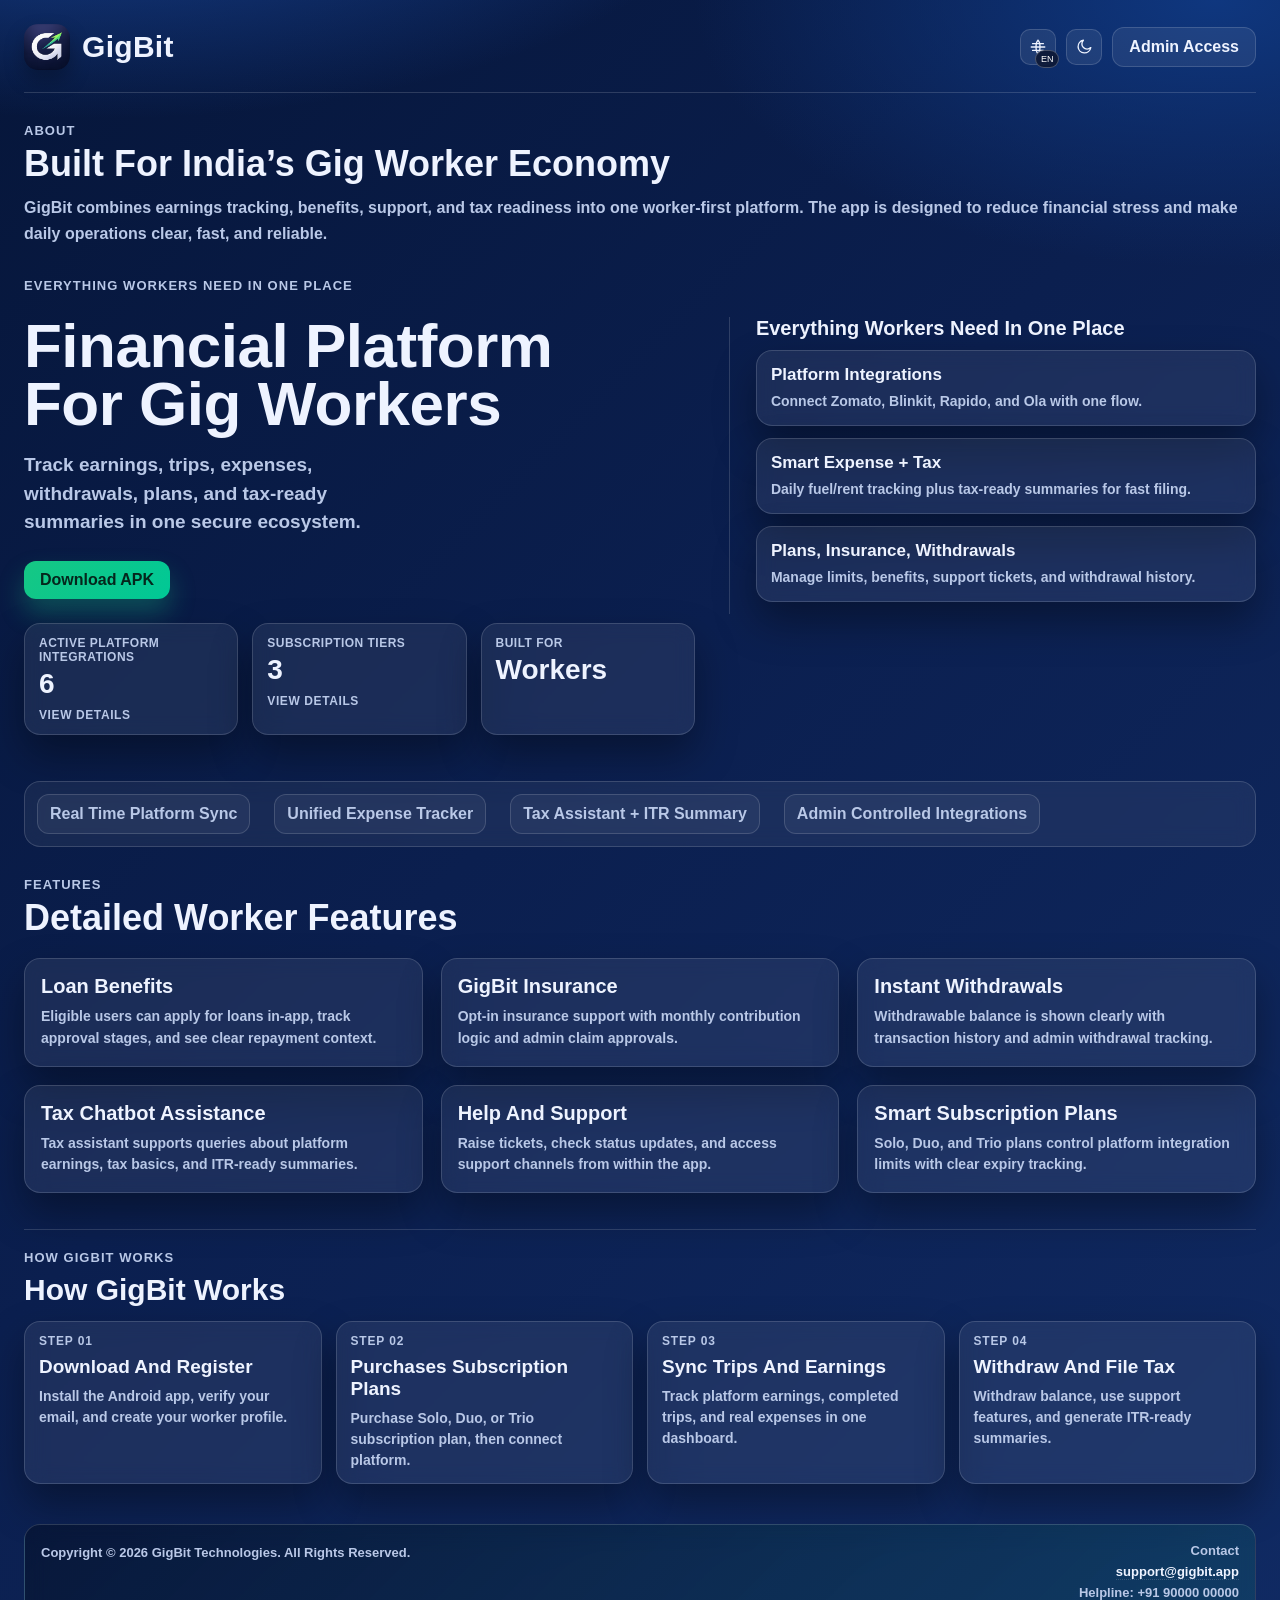
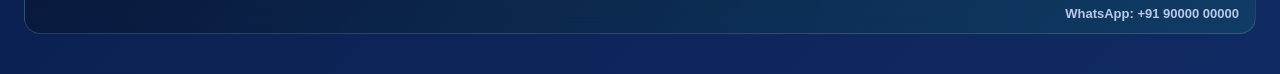
<file: web/frontend/index.html>
<!doctype html><html><head><meta charset='utf-8'><meta http-equiv='refresh' content='0; url=landing.html'><title>GigBit</title></head><body style='font-family:Inter,Arial,sans-serif'>Redirecting to <a href='landing.html'>landing.html</a>...</body></html>
</file>
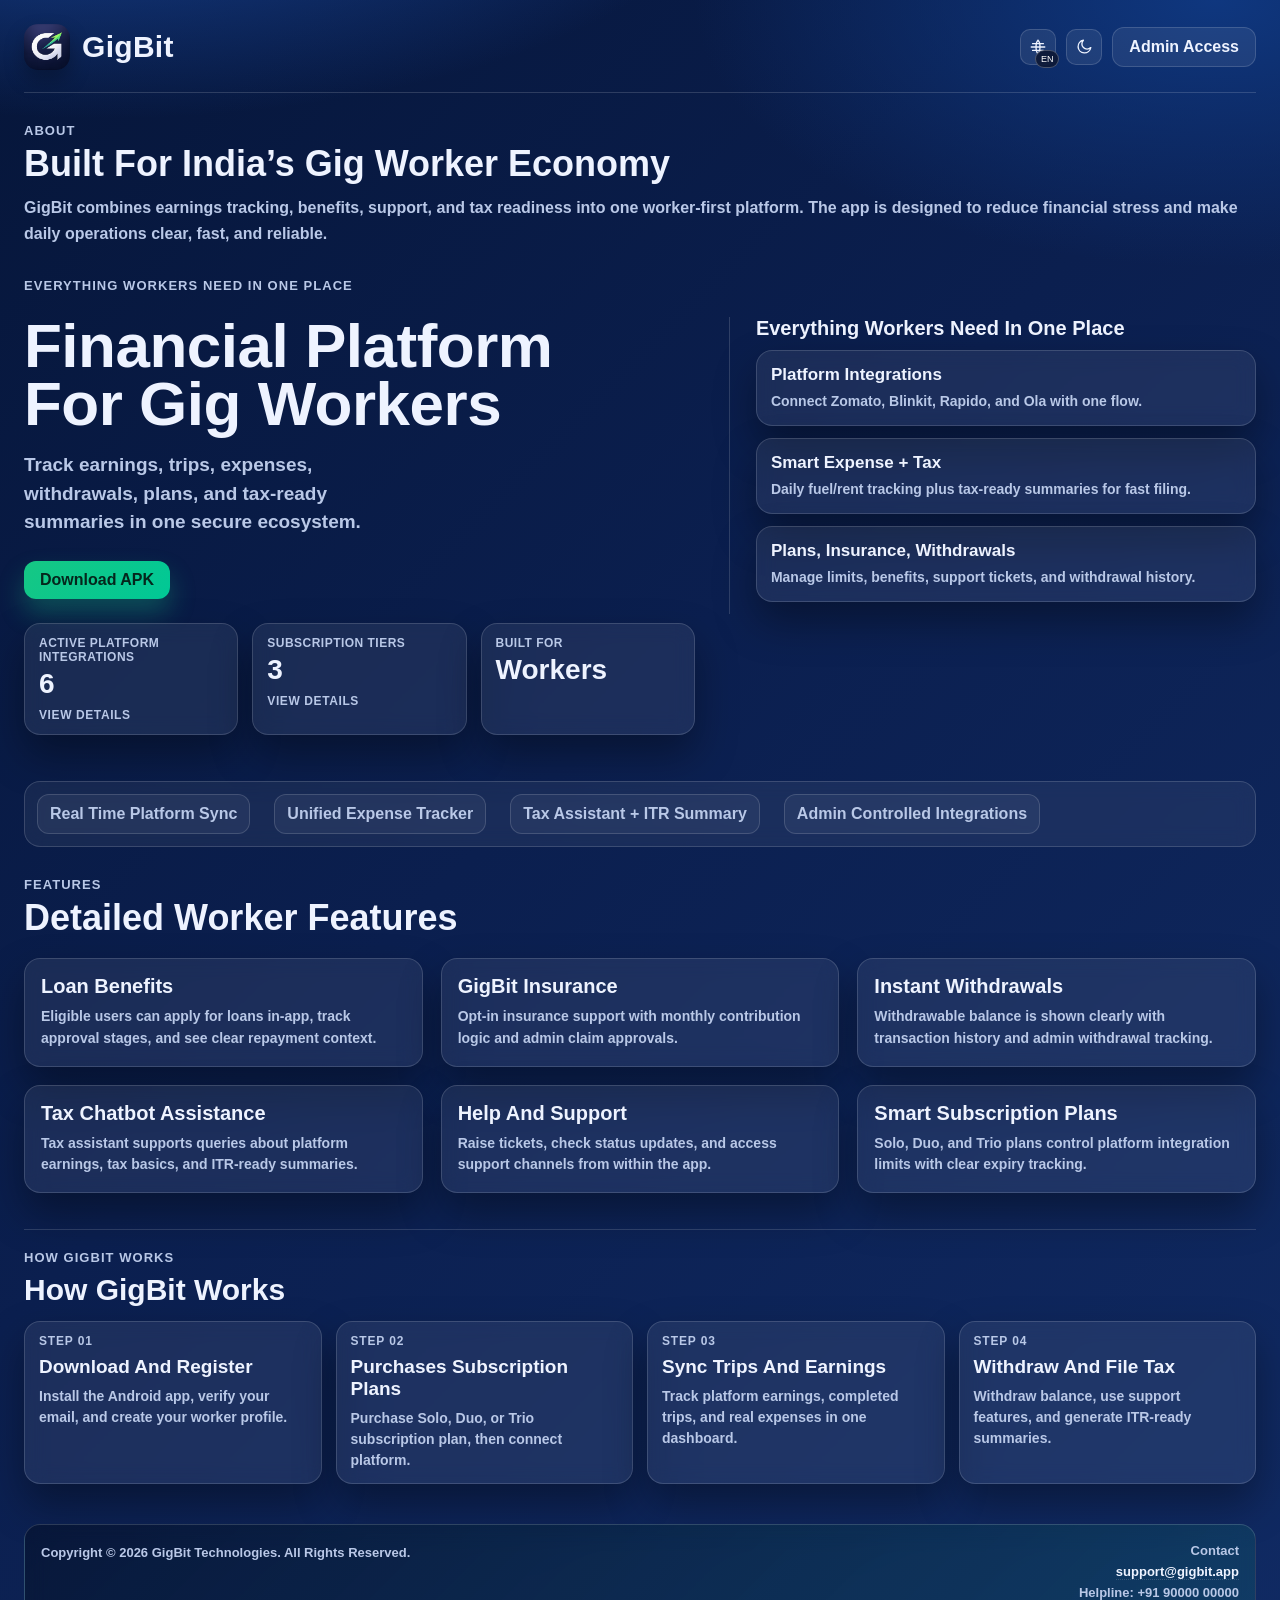
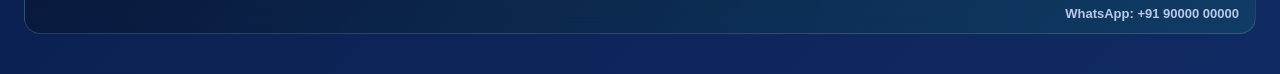
<file: web/frontend/admin.html>
<!doctype html>
<html lang="en">
<head>
  <meta charset="UTF-8" />
  <meta name="viewport" content="width=device-width, initial-scale=1.0" />
  <meta name="gigbit-api-base" content="https://gigbit-api-production.up.railway.app" />
  <title>GigBit Admin Portal</title>
  <script>
    (function () {
      try {
        const token = (localStorage.getItem("gigbit_admin_token") || "").trim();
        const gateTs = Number(localStorage.getItem("gigbit_admin_gate_ts") || "0");
        const gateFresh = Number.isFinite(gateTs) && (Date.now() - gateTs) < 60 * 1000;
        if (token) {
          document.documentElement.classList.add("has-admin-token");
          return;
        }
        if (!gateFresh) {
          window.location.replace("landing.html");
        }
      } catch (_) {}
    })();
  </script>
  <style>
    :root {
      --bg: #061536; --bg2: #0a1f44; --card: #112a57; --text: #eaf1ff; --muted: #b9c9e6;
      --border: rgba(255,255,255,.14); --accent: #16c784; --danger: #ef4444; --warn: #f59e0b;
      --shadow: 0 14px 34px rgba(0,0,0,.28);
      --ui-anim-duration: 260ms; --ui-anim-ease: cubic-bezier(.22,.61,.36,1);
    }
    body.light {
      --bg: #f8fafc; --bg2: #e7eefb; --card: #ffffff; --text: #0f172a; --muted: #475569;
      --border: rgba(30,58,138,.16); --accent: #16c784; --danger: #dc2626; --warn: #d97706;
      --shadow: 0 10px 24px rgba(15,23,42,.10);
    }
    * { box-sizing: border-box; }
    body {
      margin: 0;
      font-family: Inter, Segoe UI, Arial, sans-serif;
      color: var(--text);
      background: linear-gradient(135deg, var(--bg), var(--bg2));
      min-height: 100vh;
      overflow-x: hidden;
    }
    .wrap { width: min(1680px, 96vw); margin: 0 auto; padding: 16px 14px 32px; }
    .top {
      display:flex;
      justify-content:space-between;
      align-items:center;
      gap:10px;
      margin-bottom:14px;
      padding: 4px 2px 12px;
      border-bottom: 1px solid var(--border);
    }
    .brand {
      display: inline-flex;
      align-items: center;
      gap: 10px;
      font-size: 28px;
      font-weight: 900;
      letter-spacing: .2px;
    }
    .brand img {
      width: 42px;
      height: 42px;
      border-radius: 10px;
      box-shadow: 0 8px 16px rgba(0, 0, 0, .20);
    }
    .right { display:flex; gap:8px; align-items:center; flex-wrap: wrap; justify-content: flex-end; }
    .toggle-shell {
      display: inline-flex; align-items: center; gap: 8px;
      border: 1px solid var(--border);
      background: rgba(255,255,255,.06);
      border-radius: 999px;
      padding: 5px 7px 5px 5px;
      backdrop-filter: blur(8px);
    }
    .toggle-label {
      font-size: 10px;
      font-weight: 800;
      color: var(--muted);
      text-transform: uppercase;
      padding-left: 4px;
      letter-spacing: .05em;
    }
    .toggle-btn {
      border: 0;
      border-radius: 999px;
      cursor: pointer;
      padding: 6px 11px;
      font-weight: 800;
      color: var(--text);
      background: transparent;
    }
    .toggle-btn.active {
      background: linear-gradient(135deg, #16c784, #00c896);
      color: #07251c;
      box-shadow: 0 8px 18px rgba(22, 199, 132, .34);
    }
    .menu-wrap {
      position: relative;
      display: inline-flex;
    }
    .icon-menu-btn {
      width: 36px;
      height: 36px;
      border-radius: 10px;
      border: 1px solid var(--border);
      background: rgba(255,255,255,.08);
      color: var(--text);
      display: inline-flex;
      align-items: center;
      justify-content: center;
      cursor: pointer;
      position: relative;
    }
    .action-icon-btn {
      width: 36px;
      height: 36px;
      border-radius: 10px;
      border: 1px solid var(--border);
      background: rgba(255,255,255,.08);
      color: var(--text);
      display: inline-flex;
      align-items: center;
      justify-content: center;
      cursor: pointer;
      font-size: 0;
      position: relative;
      line-height: 1;
    }
    .action-icon-btn svg {
      width: 18px;
      height: 18px;
      pointer-events: none;
    }
    #langBtn::after {
      content: attr(data-lang);
      position: absolute;
      right: -4px;
      bottom: -4px;
      min-width: 16px;
      height: 16px;
      border-radius: 999px;
      border: 1px solid rgba(255,255,255,.25);
      background: rgba(14, 26, 56, .94);
      color: #fff;
      font-size: 9px;
      display: inline-flex;
      align-items: center;
      justify-content: center;
      padding: 0 3px;
      letter-spacing: .02em;
    }
    body.light #langBtn::after {
      background: #0f172a;
      color: #fff;
      border-color: rgba(15,23,42,.25);
    }
    [data-tip] { position: relative; }
    [data-tip]::after {
      content: attr(data-tip);
      position: absolute;
      left: 50%;
      top: calc(100% + 8px);
      transform: translate(-50%, -6px);
      opacity: 0;
      pointer-events: none;
      border: 1px solid var(--border);
      border-radius: 8px;
      background: var(--card);
      color: var(--text);
      font-size: 11px;
      font-weight: 800;
      padding: 4px 7px;
      line-height: 1.2;
      white-space: nowrap;
      box-shadow: var(--shadow);
      transition: opacity .14s ease, transform .14s ease;
      z-index: 110;
    }
    [data-tip]::before {
      content: "";
      position: absolute;
      left: 50%;
      top: calc(100% + 3px);
      width: 7px;
      height: 7px;
      transform: translateX(-50%) rotate(45deg);
      border-left: 1px solid var(--border);
      border-top: 1px solid var(--border);
      background: var(--card);
      opacity: 0;
      pointer-events: none;
      transition: opacity .14s ease;
      z-index: 109;
    }
    [data-tip]:hover::after,
    [data-tip]:focus-visible::after,
    [data-tip]:hover::before,
    [data-tip]:focus-visible::before {
      opacity: 1;
      transform: translate(-50%, 0);
    }
    .menu-badge {
      position: absolute;
      top: -5px;
      right: -5px;
      min-width: 16px;
      height: 16px;
      border-radius: 999px;
      background: #ef4444;
      color: #fff;
      font-size: 10px;
      font-weight: 800;
      display: inline-flex;
      align-items: center;
      justify-content: center;
      padding: 0 4px;
      border: 1px solid rgba(255,255,255,.25);
    }
    .menu-dropdown {
      position: absolute;
      top: calc(100% + 6px);
      right: 0;
      width: min(280px, 78vw);
      background: var(--card);
      border: 1px solid var(--border);
      border-radius: 12px;
      box-shadow: var(--shadow);
      padding: 8px;
      opacity: 0;
      visibility: hidden;
      pointer-events: none;
      transform: translateY(-6px) scale(.98);
      transform-origin: top right;
      transition: opacity var(--ui-anim-duration) var(--ui-anim-ease), transform var(--ui-anim-duration) var(--ui-anim-ease), visibility 0s linear var(--ui-anim-duration);
      z-index: 80;
      max-height: min(78vh, 520px);
      overflow: hidden;
    }
    .menu-dropdown.open {
      opacity: 1;
      visibility: visible;
      pointer-events: auto;
      transform: translateY(0) scale(1);
      transition: opacity var(--ui-anim-duration) var(--ui-anim-ease), transform var(--ui-anim-duration) var(--ui-anim-ease), visibility 0s linear 0s;
    }
    .menu-title {
      font-size: 12px;
      font-weight: 900;
      color: var(--muted);
      margin-bottom: 6px;
      padding: 2px 4px 4px;
      border-bottom: 1px solid var(--border);
    }
    .menu-list { display: grid; gap: 5px; }
    #notifMenu .menu-list {
      max-height: min(64vh, 430px);
      overflow-y: auto;
      padding-right: 2px;
    }
    .notif-filters {
      display: grid;
      grid-template-columns: repeat(3, minmax(0, 1fr));
      gap: 6px;
      margin-bottom: 6px;
    }
    .notif-filters select {
      width: 100%;
      min-width: 0;
      font-size: 11px;
      font-weight: 800;
      padding: 5px 7px;
      border-radius: 8px;
      border: 1px solid var(--border);
      color: var(--text);
      background: rgba(255,255,255,.06);
      outline: none;
      appearance: none;
      -webkit-appearance: none;
      -moz-appearance: none;
    }
    .notif-filters select:focus {
      border-color: var(--accent);
      box-shadow: 0 0 0 2px rgba(22,199,132,.18);
    }
    .notif-filters select option {
      background: var(--card);
      color: var(--text);
    }
    .menu-item {
      border: 1px solid var(--border);
      border-radius: 9px;
      padding: 6px 8px;
      background: rgba(255,255,255,.04);
      font-size: 12px;
      font-weight: 700;
      color: var(--text);
    }
    .menu-item.empty {
      color: var(--muted);
      text-align: center;
    }
    .profile-meta {
      font-size: 12px;
      font-weight: 800;
      color: var(--muted);
      margin: 2px 2px 8px;
      padding-bottom: 6px;
      border-bottom: 1px solid var(--border);
    }
    .btn, input, select, textarea {
      border: 1px solid var(--border);
      border-radius: 10px;
      color: var(--text);
      background: rgba(255,255,255,.06);
      padding: 8px 10px;
      font: inherit;
    }
    .btn {
      cursor:pointer;
      font-weight: 800;
      text-decoration:none;
      display:inline-flex;
      align-items:center;
      gap:6px;
    }
    .btn.primary { background: linear-gradient(135deg, #16c784, #00c896); color: #06251b; border: 0; }
    .btn.danger { background: rgba(239,68,68,.15); border-color: rgba(239,68,68,.45); color: #ffc9c9; }
    .btn.warn { background: rgba(245,158,11,.15); border-color: rgba(245,158,11,.45); color: #ffe9bf; }
    .btn.small { padding: 6px 8px; border-radius: 9px; font-size: 12px; }
    .password-row {
      display: grid;
      grid-template-columns: 1fr auto;
      gap: 6px;
      align-items: center;
      width: 100%;
    }
    .icon-btn {
      width: 36px;
      height: 36px;
      display: inline-flex;
      align-items: center;
      justify-content: center;
      font-size: 16px;
      border: 1px solid var(--border);
      border-radius: 10px;
      background: rgba(255,255,255,.06);
      color: var(--text);
      cursor: pointer;
    }
    .panel {
      background: var(--card);
      border: 1px solid var(--border);
      border-radius: 14px;
      box-shadow: var(--shadow);
      padding: 12px;
    }
    .lead {
      margin: 0 0 10px;
      font-size: 14px;
      color: var(--muted);
      font-weight: 600;
      line-height: 1.45;
    }
    .grid { display:grid; gap: 10px; }
    .g2 { grid-template-columns: repeat(2, minmax(0,1fr)); }
    .g3 { grid-template-columns: repeat(3, minmax(0,1fr)); }
    .muted { color: var(--muted); font-weight: 600; }
    .section-title { margin:0 0 8px; font-size: 19px; font-weight: 900; }
    .platform-meta-layout {
      display: grid;
      grid-template-columns: repeat(3, minmax(0, 1fr));
      gap: 10px;
      align-items: stretch;
    }
    .pool-card {
      min-height: 146px;
      display: grid;
      grid-template-rows: 1fr 1fr;
      gap: 8px;
    }
    .pool-split {
      border: 1px solid var(--border);
      border-radius: 12px;
      background: rgba(255,255,255,.04);
      padding: 10px;
      display: flex;
      flex-direction: column;
      justify-content: center;
    }
    .pool-label {
      font-size: 12px;
      font-weight: 800;
      color: var(--muted);
      text-transform: uppercase;
      letter-spacing: .05em;
    }
    .pool-value {
      margin-top: 4px;
      font-size: 22px;
      font-weight: 900;
      line-height: 1.1;
      color: var(--accent);
    }
    .deletion-list {
      display: grid;
      gap: 6px;
      max-height: 172px;
      overflow: auto;
    }
    .deletion-item {
      border: 1px solid var(--border);
      border-radius: 10px;
      padding: 7px 9px;
      background: rgba(255,255,255,.04);
    }
    .deletion-meta {
      font-size: 11px;
      color: var(--muted);
      margin-top: 3px;
      line-height: 1.3;
    }
    .row { display:flex; gap:6px; align-items:center; flex-wrap: wrap; }
    .hidden { display:none !important; }
    .list { display:flex; flex-direction:column; gap: 6px; }
    .item { border:1px solid var(--border); border-radius: 10px; padding: 8px; background: rgba(255,255,255,.04); }
    .approval-list { display: grid; gap: 6px; overflow-x: hidden; }
    .approval-head,
    .approval-row {
      display: grid;
      grid-template-columns: minmax(0, 1fr) minmax(0, 1.28fr) minmax(0, .76fr) minmax(0, .82fr) minmax(36px, .38fr) minmax(0, 1fr);
      gap: 8px;
      align-items: center;
      min-width: 0;
    }
    .approval-list-insurance .approval-head,
    .approval-list-insurance .approval-row {
      grid-template-columns: minmax(0, 1fr) minmax(0, 1.28fr) minmax(0, .6fr) minmax(0, .95fr) minmax(36px, .38fr) minmax(0, 1fr);
      min-width: 0;
    }
    .approval-head {
      padding: 6px 8px;
      border: 1px solid var(--border);
      border-radius: 9px;
      background: rgba(255,255,255,.03);
      color: var(--muted);
      font-size: 11px;
      font-weight: 900;
      text-transform: uppercase;
      letter-spacing: .03em;
    }
    .approval-row {
      border: 1px solid var(--border);
      border-radius: 10px;
      padding: 8px;
      background: rgba(255,255,255,.04);
      font-size: 12px;
      font-weight: 700;
    }
    .approval-head > div, .approval-row > div { min-width: 0; }
    .approval-actions { display: flex; gap: 6px; flex-wrap: wrap; justify-content: flex-start; }
    .approval-doc { display: flex; justify-content: center; }
    .approval-head .doc-col { text-align: center; }
    .doc-icon-btn {
      width: 28px;
      height: 28px;
      border-radius: 8px;
      border: 1px solid rgba(34,197,94,.58);
      background: rgba(34,197,94,.22);
      color: #d9ffe9;
      display: inline-flex;
      align-items: center;
      justify-content: center;
      cursor: pointer;
      transition: transform .16s ease, background .16s ease, border-color .16s ease;
    }
    .doc-icon-btn:hover {
      transform: translateY(-1px);
      background: rgba(34,197,94,.16);
      border-color: rgba(34,197,94,.45);
    }
    .doc-icon-btn:disabled {
      opacity: .45;
      cursor: not-allowed;
      transform: none;
      background: rgba(255,255,255,.04);
      border-color: var(--border);
      color: var(--muted);
    }
    .approval-email { color: var(--muted); font-weight: 600; overflow-wrap: anywhere; }
    .pill { border-radius:999px; padding:3px 8px; font-size:11px; font-weight:800; border: 1px solid var(--border); }
    .pill.open { color: #9ad4ff; }
    .pill.progress { color: #ffd98a; }
    .pill.done { color: #92f1c9; }
    body.light .btn.danger {
      background: #fee2e2;
      border-color: #ef4444;
      color: #991b1b;
    }
    body.light .pill.done {
      color: #065f46;
      border-color: #10b981;
      background: #d1fae5;
    }
    body.light .pill.open {
      color: #991b1b;
      border-color: #ef4444;
      background: #fee2e2;
    }
    table { width: 100%; border-collapse: collapse; }
    th, td { border-bottom: 1px solid var(--border); padding: 7px; text-align: left; font-size: 13px; }
    th { color: var(--muted); font-weight: 900; font-size: 14px; }
    #withdrawTable td { font-weight: 800; }
    .platform-admin-layout {
      display:grid;
      grid-template-columns: 1fr;
      gap: 10px;
      margin-top: 10px;
      align-items: start;
    }
    .platform-grid {
      display: grid;
      grid-template-columns: repeat(4, minmax(0, 1fr));
      gap: 10px;
    }
    .platform-card {
      border:1px solid var(--border);
      border-radius: 12px;
      padding: 10px;
      background: linear-gradient(135deg, rgba(255,255,255,.06), rgba(255,255,255,.03));
    }
    .platform-head { display:flex; align-items:flex-start; justify-content:space-between; gap: 8px; }
    .platform-main { display:flex; align-items:center; gap: 10px; min-width: 0; }
    .logo-shell {
      width: 50px;
      height: 50px;
      border-radius: 14px;
      border: 1px solid var(--border);
      display: inline-flex;
      align-items: center;
      justify-content: center;
      overflow: hidden;
      background: none;
    }
    .logo {
      width: 100%;
      height: 100%;
      border-radius: 14px;
      object-fit: contain;
      display: block;
    }
    .logo-fallback {
      font-size: 17px;
      font-weight: 900;
      letter-spacing: .03em;
      color: rgba(255,255,255,.95);
    }
    body.light .logo-fallback { color: #0f172a; }
    .platform-name { font-size: 19px; font-weight: 900; margin: 0; line-height: 1.1; }
    .platform-slug { margin: 1px 0 4px; font-size: 12px; }
    .platform-actions {
      margin-top: 8px;
      display:flex;
      justify-content:space-between;
      align-items:center;
      gap: 6px;
    }
    .platform-state {
      display: inline-flex;
      align-items: center;
      gap: 8px;
    }
    .switch {
      position: relative;
      width: 42px;
      height: 24px;
      border-radius: 999px;
      border: 1px solid var(--border);
      background: rgba(239, 68, 68, .26);
      cursor: pointer;
      transition: background .2s ease;
      flex: 0 0 auto;
    }
    .switch.active {
      background: rgba(22, 199, 132, .35);
      box-shadow: 0 0 0 1px rgba(22,199,132,.18) inset;
    }
    body.light .switch {
      border-color: #ef4444;
      background: #fee2e2;
    }
    body.light .switch.active {
      border-color: #10b981;
      background: #d1fae5;
      box-shadow: 0 0 0 1px rgba(16,185,129,.22) inset;
    }
    body.light .switch .knob {
      background: #ffffff;
      box-shadow: 0 1px 4px rgba(15,23,42,.22);
    }
    .switch .knob {
      position: absolute;
      top: 1px;
      left: 1px;
      width: 20px;
      height: 20px;
      border-radius: 999px;
      background: #fff;
      transition: left .2s ease;
      box-shadow: 0 2px 6px rgba(0,0,0,.22);
    }
    .switch.active .knob { left: 20px; }
    .platform-form-grid {
      display:grid;
      grid-template-columns: 1fr;
      gap: 8px;
      align-items:start;
      margin-top: 6px;
    }
    .stack { display:grid; gap: 6px; }
    .form-actions {
      display:flex;
      justify-content:space-between;
      align-items:center;
      gap: 6px;
      margin-top: 8px;
    }
    .stats {
      display: grid;
      grid-template-columns: repeat(4, minmax(0, 1fr));
      gap: 10px;
      margin-bottom: 10px;
    }
    .overview-graph {
      border: 1px solid var(--border);
      border-radius: 12px;
      padding: 12px;
      background: rgba(255,255,255,.04);
      display: grid;
      gap: 8px;
      margin-bottom: 10px;
      overflow: hidden;
    }
    .graph-grid {
      min-height: 0;
      display: grid;
      grid-template-columns: repeat(5, minmax(0, 1fr));
      gap: 10px;
      align-items: end;
      justify-items: center;
    }
    .graph-col {
      display: grid;
      grid-template-rows: 1fr auto auto;
      align-items: end;
      justify-items: center;
      gap: 6px;
      height: 100%;
      width: 100%;
    }
    .graph-track {
      height: 128px;
      width: 34px;
      border-radius: 10px;
      border: 1px solid var(--border);
      background: rgba(255,255,255,.08);
      overflow: hidden;
      display: flex;
      align-items: flex-end;
    }
    .graph-bar {
      width: 100%;
      height: 0%;
      transition: height 280ms ease;
      background: linear-gradient(180deg, #2fd7a5, #2aa9ff);
    }
    .graph-value {
      text-align: center;
      color: var(--text);
      font-weight: 900;
      font-size: 12px;
      min-height: 18px;
      display: flex;
      align-items: center;
      justify-content: center;
      width: 100%;
    }
    .graph-label {
      color: var(--muted);
      text-align: center;
      font-size: 12px;
      font-weight: 800;
      line-height: 1.25;
      min-height: 34px;
      display: flex;
      align-items: flex-start;
      justify-content: center;
      width: 100%;
      white-space: normal;
      word-break: break-word;
      overflow-wrap: anywhere;
    }
    .complaints-card { margin-top: 0; }
    .commission-grid {
      display: grid;
      grid-template-columns: repeat(2, minmax(0, 1fr));
      gap: 10px;
      margin-top: 8px;
    }
    .commission-card {
      border: 1px solid var(--border);
      border-radius: 12px;
      padding: 10px;
      background: rgba(255,255,255,.04);
      min-height: 64px;
      display: flex;
      align-items: flex-start;
      justify-content: center;
      flex-direction: column;
      color: var(--text);
    }
    .commission-head {
      font-size: 15px;
      font-weight: 900;
      margin-bottom: 6px;
    }
    .commission-head-row {
      width: 100%;
      display: flex;
      align-items: center;
      justify-content: space-between;
      gap: 6px;
      margin-bottom: 6px;
    }
    .head-controls {
      display: inline-flex;
      align-items: center;
      gap: 6px;
    }
    .expand-btn {
      width: 28px;
      height: 28px;
      border-radius: 8px;
      border: 1px solid var(--border);
      background: rgba(255,255,255,.06);
      color: var(--text);
      cursor: pointer;
      font-weight: 900;
      line-height: 1;
      display: inline-flex;
      align-items: center;
      justify-content: center;
      padding: 0;
    }
    .commission-month {
      width: 108px;
      min-width: 108px;
      max-width: 108px;
      padding: 5px 9px;
      border-radius: 8px;
      border: 1px solid var(--border);
      background: rgba(255,255,255,.06);
      color: var(--text);
      font-size: 12px;
      font-weight: 800;
    }
    .commission-body {
      width: 100%;
      font-size: 14px;
      font-weight: 700;
      color: var(--muted);
      display: grid;
      gap: 3px;
      line-height: 1.35;
    }
    #commissionProfit {
      font-size: 18px;
      font-weight: 900;
      line-height: 1.25;
      color: var(--text);
    }
    .commission-platform-line {
      padding: 6px 0;
      line-height: 1.6;
      font-size: 16px;
      font-weight: 800;
      border-bottom: 1px dashed var(--border);
    }
    .commission-platform-line:last-child { border-bottom: 0; padding-bottom: 0; }
    .withdraw-row {
      display: grid;
      grid-template-columns: repeat(2, minmax(0, 1fr));
      gap: 10px;
      margin-top: 12px;
      align-items: stretch;
    }
    .single-panel-row {
      display: grid;
      grid-template-columns: 1fr;
      gap: 10px;
      margin-top: 12px;
    }
    .gig-complaints-row {
      margin-top: 12px;
      align-items: stretch;
    }
    .gig-complaints-row > .panel { height: 100%; }
    .withdraw-row > .panel { height: 100%; }
    .withdraw-charge-panel .commission-card {
      min-height: 0;
      margin-top: 2px;
      height: 100%;
    }
    #wdTitle { font-size: 21px; }
    .platform-edit-modal { width: min(520px, 100%); }

    .overlay {
      position: fixed;
      inset: 0;
      display: flex;
      justify-content: center;
      align-items: center;
      z-index: 30;
      background: rgba(3, 10, 28, 0.62);
      backdrop-filter: blur(4px);
      padding: 14px;
      opacity: 1;
      visibility: visible;
      pointer-events: auto;
      transition: opacity var(--ui-anim-duration) var(--ui-anim-ease), visibility 0s linear 0s;
    }
    .overlay.hidden {
      opacity: 0;
      visibility: hidden;
      pointer-events: none;
      transition: opacity var(--ui-anim-duration) var(--ui-anim-ease), visibility 0s linear var(--ui-anim-duration);
    }
    html.has-admin-token #loginOverlay {
      opacity: 0;
      visibility: hidden;
      pointer-events: none;
    }
    .modal {
      width: min(480px, 100%);
      background: var(--card);
      border: 1px solid var(--border);
      border-radius: 16px;
      box-shadow: var(--shadow);
      padding: 14px;
      position: relative;
      opacity: 1;
      transform: translateY(0) scale(1);
      transition: opacity var(--ui-anim-duration) var(--ui-anim-ease), transform var(--ui-anim-duration) var(--ui-anim-ease);
    }
    .overlay.hidden .modal {
      opacity: 0;
      transform: translateY(10px) scale(.98);
    }
    .close-login {
      position: absolute;
      right: 10px;
      top: 8px;
      width: 30px;
      height: 30px;
      border-radius: 999px;
      border: 1px solid var(--border);
      background: rgba(255,255,255,.08);
      color: var(--text);
      cursor: pointer;
      line-height: 0;
      display: inline-flex;
      align-items: center;
      justify-content: center;
    }
    .modal .section-title { margin-bottom: 8px; }
    .blurred { filter: blur(1.2px); pointer-events: none; user-select: none; }
    .toast-stack {
      position: fixed;
      top: 12px;
      right: 12px;
      display: grid;
      gap: 8px;
      width: min(320px, calc(100vw - 20px));
      z-index: 120;
    }
    .toast {
      border: 1px solid var(--border);
      border-left: 4px solid var(--muted);
      border-radius: 10px;
      background: var(--card);
      box-shadow: var(--shadow);
      padding: 8px 10px;
      font-size: 12px;
      font-weight: 700;
      color: var(--text);
      animation: toastIn .16s ease-out;
    }
    .toast.success { border-left-color: var(--accent); }
    .toast.error { border-left-color: var(--danger); }
    .toast.warn { border-left-color: var(--warn); }
    .toast.info { border-left-color: #7aa2ff; }
    .toast-actions {
      margin-top: 6px;
      display: flex;
      justify-content: flex-end;
      gap: 6px;
    }
    .loan-terms-modal {
      width: min(760px, 100%);
      padding: 18px;
    }
    .loan-terms-list {
      display: block;
      max-height: min(62vh, 520px);
      overflow: auto;
      padding-right: 4px;
    }
    .loan-terms-grid {
      display: grid;
      grid-template-columns: 1fr;
      gap: 12px;
    }
    .loan-terms-item {
      border: 1px solid var(--border);
      border-radius: 12px;
      background: rgba(255,255,255,.04);
      padding: 14px 16px;
      font-size: 16px;
      font-weight: 800;
      color: var(--text);
      display: grid;
      gap: 7px;
      line-height: 1.45;
    }
    .loan-terms-item small {
      color: var(--muted);
      font-size: 13px;
      font-weight: 700;
    }
    .loan-terms-card-title {
      font-size: 16px;
      font-weight: 900;
      margin-bottom: 10px;
    }
    .repayment-row {
      display: grid;
      grid-template-columns: minmax(0, 1fr) minmax(90px, auto) minmax(0, 1fr);
      align-items: center;
      gap: 8px;
      padding: 8px 0;
      border-bottom: 1px dashed var(--border);
      font-size: 14px;
      font-weight: 700;
    }
    .repayment-row:last-child { border-bottom: 0; padding-bottom: 0; }
    .repayment-status-paid { color: #92f1c9; font-weight: 900; }
    .repayment-status-pending { color: #ffd98a; font-weight: 900; }
    .repayment-paid-at { color: var(--muted); font-size: 12px; text-align: right; }
    @keyframes toastIn {
      from { opacity: 0; transform: translateY(-6px); }
      to { opacity: 1; transform: translateY(0); }
    }

    @media (max-width: 980px) {
      .g3, .g2, .stats, .platform-form-grid, .platform-meta-layout { grid-template-columns: 1fr; }
      .platform-grid { grid-template-columns: repeat(2, minmax(0, 1fr)); }
      .brand { font-size: 24px; }
      .brand img { width: 36px; height: 36px; }
      .withdraw-row { grid-template-columns: 1fr; }
      .approval-head,
      .approval-row { min-width: 0; }
      .approval-list-insurance .approval-head,
      .approval-list-insurance .approval-row { min-width: 0; }
    }
    @media (max-width: 560px) {
      .wrap { width: 100%; padding: 10px 8px 20px; }
      .top {
        flex-direction: row;
        align-items: center;
        justify-content: space-between;
        gap: 6px;
        flex-wrap: nowrap;
      }
      .right {
        width: auto;
        justify-content: flex-end;
        gap: 4px;
        flex-wrap: nowrap;
      }
      .toggle-shell {
        width: 100%;
        justify-content: space-between;
      }
      .brand {
        font-size: 16px;
        gap: 6px;
        min-width: 0;
        white-space: nowrap;
      }
      .brand img {
        width: 24px;
        height: 24px;
        border-radius: 7px;
      }
      .icon-menu-btn,
      .action-icon-btn {
        width: 28px;
        height: 28px;
        border-radius: 8px;
      }
      .icon-menu-btn svg,
      .action-icon-btn svg {
        transform: scale(.86);
      }
      .platform-grid { grid-template-columns: 1fr; }
      .commission-head-row {
        align-items: flex-start;
      }
      .head-controls {
        width: 100%;
        justify-content: flex-end;
      }
      .commission-month {
        width: 100%;
        min-width: 0;
        max-width: none;
      }
      .approval-head {
        display: none;
      }
      .approval-row,
      .approval-list-insurance .approval-row {
        grid-template-columns: repeat(2, minmax(0, 1fr));
        gap: 6px;
      }
      .approval-doc {
        justify-content: flex-start;
      }
      .approval-actions {
        grid-column: 1 / -1;
      }
      .deletion-item .row[style*="flex-wrap:nowrap"] {
        flex-wrap: wrap !important;
      }
      th, td {
        font-size: 12px;
        padding: 6px 4px;
      }
      .menu-dropdown {
        right: auto;
        left: 0;
        width: min(96vw, 320px);
      }
    }
    @media (max-width: 760px) {
      .withdraw-row { grid-template-columns: 1fr; }
      .commission-grid { grid-template-columns: 1fr; }
      .panel { padding: 10px; }
      .section-title { font-size: 18px; }
      .graph-grid { gap: 8px; }
      .graph-track { height: 108px; width: 28px; }
      .graph-value, .graph-label { font-size: 11px; }
      .approval-row,
      .approval-list-insurance .approval-row {
        font-size: 11px;
      }
      .approval-email {
        font-size: 11px;
      }
      .commission-platform-line {
        font-size: 14px;
        line-height: 1.4;
      }
      .deletion-meta {
        font-size: 10px;
      }
      .icon-menu-btn,
      .action-icon-btn {
        width: 34px;
        height: 34px;
        border-radius: 9px;
      }
    }
    @media (max-width: 380px) {
      .section-title {
        font-size: 17px;
      }
      .graph-grid { gap: 6px; }
      .graph-track { height: 96px; width: 24px; }
      .btn.small {
        font-size: 11px;
        padding: 5px 7px;
      }
    }
  </style>
</head>
<body>
  <div class="wrap">
    <header class="top">
      <div class="brand">
        <img src="./assets/branding/app_icon.png" alt="GigBit Logo" />
        <span>GigBit Admin</span>
      </div>
      <div class="right">
        <button class="action-icon-btn" id="langBtn" data-lang="EN" data-tip="Language" aria-label="Language">
          <svg viewBox="0 0 24 24" fill="none" aria-hidden="true">
            <path d="M3 12H21M12 3C8.5 6.2 8.5 17.8 12 21M12 3C15.5 6.2 15.5 17.8 12 21M4.8 7.5H19.2M4.8 16.5H19.2" stroke="currentColor" stroke-width="1.8" stroke-linecap="round" stroke-linejoin="round"/>
          </svg>
        </button>
        <button class="action-icon-btn" id="themeBtn" data-tip="Theme" aria-label="Theme">
          <svg viewBox="0 0 24 24" fill="none" aria-hidden="true">
            <path d="M21 12.8A8.5 8.5 0 1 1 11.2 3A6.8 6.8 0 0 0 21 12.8Z" stroke="currentColor" stroke-width="1.8" stroke-linecap="round" stroke-linejoin="round"/>
          </svg>
        </button>
        <div class="menu-wrap hidden" id="notifWrap">
          <button class="icon-menu-btn" id="notifBtn" data-tip="Notifications" aria-label="Notifications">
            <svg width="18" height="18" viewBox="0 0 24 24" fill="none" aria-hidden="true">
              <path d="M15 18H5L7 15V10C7 7.24 9.24 5 12 5C14.76 5 17 7.24 17 10V15L19 18H15Z" stroke="currentColor" stroke-width="1.9" stroke-linejoin="round"/>
              <path d="M10 19C10.45 19.62 11.18 20 12 20C12.82 20 13.55 19.62 14 19" stroke="currentColor" stroke-width="1.9" stroke-linecap="round"/>
            </svg>
            <span class="menu-badge" id="notifBadge">0</span>
          </button>
          <div class="menu-dropdown" id="notifMenu">
            <div class="menu-title">Notifications</div>
            <div class="notif-filters">
              <select id="notifDayFilter">
                <option value="">Day</option>
              </select>
              <select id="notifMonthFilter">
                <option value="">Month</option>
              </select>
              <select id="notifYearFilter">
                <option value="">Year</option>
              </select>
            </div>
            <div class="menu-list" id="notifList"></div>
          </div>
        </div>
        <div class="menu-wrap hidden" id="profileWrap">
          <button class="icon-menu-btn" id="profileBtn" data-tip="Profile" aria-label="Profile">
            <svg width="18" height="18" viewBox="0 0 24 24" fill="none" aria-hidden="true">
              <circle cx="12" cy="8" r="3.2" stroke="currentColor" stroke-width="1.9"/>
              <path d="M5.5 18.5C6.6 15.9 9.1 14.2 12 14.2C14.9 14.2 17.4 15.9 18.5 18.5" stroke="currentColor" stroke-width="1.9" stroke-linecap="round"/>
            </svg>
          </button>
          <div class="menu-dropdown" id="profileMenu">
            <div class="menu-title">Profile</div>
            <div class="profile-meta" id="profileName">Admin</div>
            <div class="menu-list">
              <button class="btn small" id="profileResetPwdBtn" type="button">Reset Password</button>
              <button class="btn small danger" id="profileLogoutBtn" type="button">Logout</button>
            </div>
          </div>
        </div>
      </div>
    </header>

    <main id="portalView">
      <section class="withdraw-row">
        <div class="panel">
          <h2 class="section-title" id="portalTitle">Admin Operations Overview</h2>
          <p class="lead" id="portalDesc">Monitor approvals, configure platform availability, and review financial summaries in real time.</p>
          <div class="overview-graph" id="overviewGraph"></div>
        </div>
        <div class="panel" id="withdrawHistoryPanel">
          <div class="commission-head-row" style="margin-bottom:8px;">
            <h3 class="section-title" id="wdTitle" style="margin:0;">Withdrawals History</h3>
            <button class="expand-btn" id="toggleWithdrawHistoryBtn" type="button" data-tip="Show all">▼</button>
          </div>
          <div style="overflow:auto;">
            <table>
              <thead><tr><th>Name</th><th>Email</th><th>Amount</th><th>Date</th></tr></thead>
              <tbody id="withdrawTable"></tbody>
            </table>
          </div>
        </div>
      </section>

      <section class="grid g2" style="margin-top:12px;">
        <div class="panel" id="loanPanel">
          <div class="commission-head-row" style="margin-bottom:8px;">
            <h3 class="section-title" id="loanTitle" style="margin:0;">Loan Approvals</h3>
            <button class="expand-btn" id="toggleLoanHistoryBtn" type="button" data-tip="Show all">▼</button>
          </div>
          <div class="list" id="loanList"></div>
        </div>
        <div class="panel" id="insurancePanel">
          <div class="commission-head-row" style="margin-bottom:8px;">
            <h3 class="section-title" id="insTitle" style="margin:0;">Insurance Approvals</h3>
            <button class="expand-btn" id="toggleInsuranceHistoryBtn" type="button" data-tip="Show all">▼</button>
          </div>
          <div class="list" id="claimList"></div>
        </div>
      </section>

      <section class="commission-grid" style="margin-top:12px;">
        <div class="panel" id="insuranceContribPanel">
          <div class="commission-head-row">
            <div class="commission-head">Insurance Contributions</div>
            <button class="expand-btn" id="toggleInsuranceContribHistoryBtn" type="button" data-tip="Show all">▼</button>
          </div>
          <div style="overflow:auto;">
            <table>
              <thead><tr><th>Name</th><th>Amount</th><th>Date</th><th>Time</th></tr></thead>
              <tbody id="insuranceContribTable"></tbody>
            </table>
          </div>
        </div>
        <div class="panel complaints-card" id="complaintsPanel">
          <div class="commission-head-row" style="margin-bottom:8px;">
            <h3 class="section-title" style="margin:0;">Raised Complaints</h3>
            <button class="expand-btn" id="toggleComplaintsHistoryBtn" type="button" data-tip="Show all">▼</button>
          </div>
          <div style="overflow:auto;">
            <table>
              <thead><tr><th>Name</th><th>Ticket ID</th><th>Description</th></tr></thead>
              <tbody id="complaintsTable"></tbody>
            </table>
          </div>
        </div>
      </section>

      <section class="grid g2 gig-complaints-row">
        <div class="panel withdraw-charge-panel" id="gigHistoryPanel">
          <div class="commission-card">
            <div class="commission-head-row">
              <div class="commission-head">Gig Platform</div>
              <div class="head-controls">
                <select id="commissionMonth1" class="commission-month"></select>
                <button class="expand-btn" id="toggleGigHistoryBtn" type="button" data-tip="Show all">▼</button>
              </div>
            </div>
            <div class="commission-body" id="commissionGigPlatform">No data</div>
          </div>
        </div>
        <div class="panel pool-card">
          <div class="pool-split">
            <div class="pool-label">Shared Insurance Pool</div>
            <div class="pool-value" id="sharedPool">Rs 0</div>
          </div>
        </div>
      </section>

      <section class="platform-admin-layout">
        <div class="platform-meta-layout">
          <div class="panel">
            <h3 class="section-title" id="pfFormTitle">Add / Edit Platform</h3>
            <div class="platform-form-grid">
              <div class="stack">
                <input id="pfName" placeholder="Platform Name" />
                <input id="pfLogo" type="file" accept="image/*" />
              </div>
            </div>
            <div class="form-actions">
              <button class="btn primary" id="savePfBtn">Save Platform</button>
            </div>
            <div id="pfMsg" class="muted" style="margin-top:8px;"></div>
          </div>
          <div class="panel">
            <div class="commission-head-row">
              <div class="commission-head">Profit</div>
              <select id="commissionMonth3" class="commission-month"></select>
            </div>
            <div class="commission-body" id="commissionProfit">Rs 0</div>
          </div>
          <div class="panel" id="deleteReqPanel">
            <div class="commission-head-row" style="margin-bottom:8px;">
              <h3 class="section-title" style="font-size:18px; margin:0;">Users Requested Account Deletion</h3>
              <button class="expand-btn" id="toggleDeleteReqHistoryBtn" type="button" data-tip="Show all">▼</button>
            </div>
            <div class="deletion-list" id="deleteReqList"></div>
          </div>
        </div>
        <div class="panel">
          <h3 class="section-title" id="pfTitle">Integration Platforms</h3>
          <div class="platform-grid" id="platformList"></div>
        </div>
      </section>
    </main>
  </div>

  <div id="loginOverlay" class="overlay">
    <div class="modal">
      <button class="close-login" id="closeLoginBtn" data-tip="Close" aria-label="Close">
        <svg width="16" height="16" viewBox="0 0 24 24" fill="none" aria-hidden="true">
          <path d="M6 6L18 18M18 6L6 18" stroke="currentColor" stroke-width="2.4" stroke-linecap="round"/>
        </svg>
      </button>
      <h2 class="section-title" id="loginTitle">Admin Access</h2>
      <div class="grid" style="margin-top:10px;">
        <input id="adminUsername" placeholder="Admin Username" />
        <div class="password-row">
          <input id="adminPass" type="password" placeholder="Password" />
          <button class="icon-btn" id="toggleAdminLoginPwd" type="button" aria-label="Show or hide password">👁</button>
        </div>
        <div class="row">
          <button class="btn primary" id="loginBtn">Login</button>
          <button class="btn" id="forgotAdminPassBtn" type="button">Forgot Password</button>
        </div>
        <div id="loginErr" class="muted" style="color:#ffb4b4"></div>
      </div>
    </div>
  </div>

  <div id="forgotPasswordOverlay" class="overlay hidden">
    <div class="modal">
      <button class="close-login" id="closeForgotPwdBtn" data-tip="Close" aria-label="Close">
        <svg width="16" height="16" viewBox="0 0 24 24" fill="none" aria-hidden="true">
          <path d="M6 6L18 18M18 6L6 18" stroke="currentColor" stroke-width="2.4" stroke-linecap="round"/>
        </svg>
      </button>
      <h2 class="section-title">Reset Admin Password</h2>
      <p class="muted" style="margin:0 0 8px;">OTP will be sent to <b>gigbitaccess@gmail.com</b></p>
      <div class="grid" style="margin-top:10px;">
        <input id="forgotOtp" placeholder="Enter OTP" maxlength="6" />
        <input id="forgotNewPass" type="password" placeholder="New Password (min 8 chars)" />
        <div class="row">
          <button class="btn primary" id="verifyForgotPwdBtn" type="button">Verify OTP & Update</button>
          <button class="btn" id="cancelForgotPwdBtn" type="button">Cancel</button>
        </div>
        <div id="forgotPwdErr" class="muted" style="color:#ffb4b4"></div>
      </div>
    </div>
  </div>

  <div id="editPlatformOverlay" class="overlay hidden">
    <div class="modal platform-edit-modal">
      <button class="close-login" id="closeEditPlatformBtn" data-tip="Close" aria-label="Close">
        <svg width="16" height="16" viewBox="0 0 24 24" fill="none" aria-hidden="true">
          <path d="M6 6L18 18M18 6L6 18" stroke="currentColor" stroke-width="2.4" stroke-linecap="round"/>
        </svg>
      </button>
      <h2 class="section-title">Edit Platform</h2>
      <div class="grid" style="gap:10px;">
        <input id="editPfName" placeholder="Platform Name" />
        <input id="editPfLogo" type="file" accept="image/*" />
        <div class="row">
          <button class="btn primary" id="saveEditPfBtn">Update Platform</button>
          <button class="btn" id="cancelEditPfBtn" type="button">Cancel</button>
        </div>
        <div id="editPfMsg" class="muted"></div>
      </div>
    </div>
  </div>
  <div id="profilePasswordOverlay" class="overlay hidden">
    <div class="modal">
      <button class="close-login" id="closeProfilePwdBtn" data-tip="Close" aria-label="Close">
        <svg width="16" height="16" viewBox="0 0 24 24" fill="none" aria-hidden="true">
          <path d="M6 6L18 18M18 6L6 18" stroke="currentColor" stroke-width="2.4" stroke-linecap="round"/>
        </svg>
      </button>
      <h2 class="section-title">Reset Password</h2>
      <p class="muted" style="margin:0 0 8px;">OTP will be sent to <b>gigbitaccess@gmail.com</b></p>
      <div class="grid" style="margin-top:10px;">
        <input id="profileOtp" placeholder="Enter OTP" maxlength="6" />
        <input id="profileNewPass" type="password" placeholder="New Password (min 8 chars)" />
        <div class="row">
          <button class="btn primary" id="saveProfilePwdBtn" type="button">Verify OTP & Update</button>
          <button class="btn" id="cancelProfilePwdBtn" type="button">Cancel</button>
        </div>
        <div id="profilePwdErr" class="muted" style="color:#ffb4b4"></div>
      </div>
    </div>
  </div>
  <div id="loanTermsOverlay" class="overlay hidden">
    <div class="modal loan-terms-modal">
      <button class="close-login" id="closeLoanTermsBtn" data-tip="Close" aria-label="Close">
        <svg width="16" height="16" viewBox="0 0 24 24" fill="none" aria-hidden="true">
          <path d="M6 6L18 18M18 6L6 18" stroke="currentColor" stroke-width="2.4" stroke-linecap="round"/>
        </svg>
      </button>
      <h2 class="section-title" id="loanTermsTitle">Interest & Tenure</h2>
      <div class="loan-terms-list" id="loanTermsList"></div>
    </div>
  </div>
  <div id="toastStack" class="toast-stack" aria-live="polite" aria-atomic="true"></div>

  <script>
    function resolveAdminApiBase() {
      const raw = localStorage.getItem("gigbit_admin_api_base") || "";
      const v = raw.trim();
      if (/^https?:\/\/[^ ]+/i.test(v)) return v.replace(/\/+$/, "");
      const fromWindow = String(window.GIGBIT_API_BASE || "").trim();
      if (/^https?:\/\/[^ ]+/i.test(fromWindow)) return fromWindow.replace(/\/+$/, "");
      const fromMeta = (document.querySelector('meta[name="gigbit-api-base"]')?.getAttribute("content") || "").trim();
      if (/^https?:\/\/[^ ]+/i.test(fromMeta)) return fromMeta.replace(/\/+$/, "");
      if (location.protocol.startsWith("http")) {
        return `${location.protocol}//${location.hostname}:4000`;
      }
      return "http://127.0.0.1:4000";
    }

    const state = {
      lang: localStorage.getItem("gigbit_web_lang") || "en",
      theme: localStorage.getItem("gigbit_web_theme") || "dark",
      token: localStorage.getItem("gigbit_admin_token") || "",
      adminUsername: localStorage.getItem("gigbit_admin_username") || "Admin",
      apiBase: resolveAdminApiBase(),
      platforms: [],
      editId: null,
      newLogoData: "",
      editLogoData: "",
      commissionMonth: "",
      notifications: [],
      gigPlatformExpanded: false,
      withdrawHistoryExpanded: false,
      loanHistoryExpanded: false,
      insuranceHistoryExpanded: false,
      complaintsHistoryExpanded: false,
      deleteReqHistoryExpanded: false,
      commissionItems: [],
      withdrawRows: [],
      loanItems: [],
      claimItems: [],
      complaintItems: [],
      deleteReqItems: [],
      insuranceContribExpanded: false,
      insuranceContribRows: [],
      overviewTotals: {
        totalWithdrawn: 0,
        totalUsers: 0,
        totalActiveUsers: 0,
        totalLoanAmount: 0,
        claimedInsuranceAmount: 0,
      }
    };
    let commissionRefreshTimer = null;
    let warmupInFlight = null;
    let liveRefreshInFlight = false;
    const getRequestInFlight = new Map();
    const HISTORY_PREVIEW_COUNT = 3;
    const DELETE_REQ_PREVIEW_COUNT = 2;

    const dict = {
      en: {
        loginTitle: "Admin Access",
        loginDesc: "Login with username to approve requests and manage platform controls.",
        portalTitle: "Admin Operations Overview",
        portalDesc: "Monitor approvals, configure platform availability, and review financial summaries in real time.",
        loginBtn: "Login", logoutBtn: "Logout", tW1: "Total Withdrawn", tW2: "Total Registered Users", tW3: "Total Loan Amount Claimed", tW4: "Active Users",
        loanTitle: "Loan Approvals", insTitle: "Insurance Approvals", wdTitle: "Withdrawals History",
        pfTitle: "Integration Platforms", pfFormTitle: "Add / Edit Platform", enabledTxt: "Enabled", savePfBtn: "Save Platform",
        resetPfBtn: "Reset", pfColorTxt: "Logo BG Color"
      },
      hi: {
        loginTitle: "एडमिन एक्सेस",
        loginDesc: "यूज़रनेम से लॉगिन करें, रिक्वेस्ट अप्रूव करें और प्लेटफॉर्म कंट्रोल मैनेज करें।",
        portalTitle: "एडमिन ऑपरेशंस ओवरव्यू",
        portalDesc: "अप्रूवल मॉनिटर करें, प्लेटफॉर्म उपलब्धता बदलें और फाइनेंशियल सारांश देखें।",
        loginBtn: "लॉगिन", logoutBtn: "लॉगआउट", tW1: "कुल निकासी", tW2: "कुल पंजीकृत यूज़र्स", tW3: "दावा की गई कुल लोन राशि", tW4: "सक्रिय यूज़र्स",
        loanTitle: "लोन अप्रूवल", insTitle: "इंश्योरेंस अप्रूवल", wdTitle: "निकासी इतिहास",
        pfTitle: "इंटीग्रेशन प्लेटफॉर्म", pfFormTitle: "प्लेटफॉर्म जोड़ें / एडिट करें", enabledTxt: "सक्रिय", savePfBtn: "सेव करें",
        resetPfBtn: "रीसेट", pfColorTxt: "लोगो BG रंग"
      },
      mr: {
        loginTitle: "अ‍ॅडमिन ऍक्सेस",
        loginDesc: "यूजरनेमने लॉगिन करा, रिक्वेस्ट मंजूर करा आणि प्लॅटफॉर्म कंट्रोल्स व्यवस्थापित करा।",
        portalTitle: "अ‍ॅडमिन ऑपरेशन्स ओव्हरव्ह्यू",
        portalDesc: "अप्रूव्हल्स मॉनिटर करा, प्लॅटफॉर्म उपलब्धता बदला आणि फायनान्शियल सारांश पहा.",
        loginBtn: "लॉगिन", logoutBtn: "लॉगआउट", tW1: "एकूण विथड्रॉन", tW2: "एकूण नोंदणीकृत वापरकर्ते", tW3: "दावा केलेली एकूण कर्ज रक्कम", tW4: "सक्रिय वापरकर्ते",
        loanTitle: "लोन मंजुरी", insTitle: "विमा मंजुरी", wdTitle: "विथड्रॉवल इतिहास",
        pfTitle: "इंटिग्रेशन प्लॅटफॉर्म", pfFormTitle: "प्लॅटफॉर्म जोडा / एडिट करा", enabledTxt: "सक्रिय", savePfBtn: "सेव्ह",
        resetPfBtn: "रीसेट", pfColorTxt: "लोगो BG रंग"
      }
    };

    const $ = (id) => document.getElementById(id);
    const fmtRs = (n) => "Rs " + Number(n || 0).toFixed(0);
    const fmtCount = (n) => Number(n || 0).toLocaleString("en-IN");
    const fmtDateTime12 = (raw) => {
      const d = raw ? new Date(raw) : null;
      if (!d || Number.isNaN(d.getTime())) return "-";
      return d.toLocaleString("en-IN", {
        day: "2-digit",
        month: "2-digit",
        year: "numeric",
        hour: "2-digit",
        minute: "2-digit",
        hour12: true,
        timeZone: "Asia/Kolkata",
      });
    };
    const fmtDateOnly = (raw) => {
      const d = raw ? new Date(raw) : null;
      if (!d || Number.isNaN(d.getTime())) return "-";
      const parts = d.toLocaleDateString("en-GB", {
        day: "2-digit",
        month: "2-digit",
        year: "numeric",
        timeZone: "Asia/Kolkata",
      }).split("/");
      const dd = parts[0] || "01";
      const mm = parts[1] || "01";
      const yyyy = parts[2] || "1970";
      return `${dd}/${mm}/${yyyy}`;
    };
    const fmtTime12 = (raw) => {
      const d = raw ? new Date(raw) : null;
      if (!d || Number.isNaN(d.getTime())) return "-";
      return d.toLocaleString("en-IN", {
        hour: "2-digit",
        minute: "2-digit",
        hour12: true,
        timeZone: "Asia/Kolkata",
      });
    };
    const safe = (v) => (v ?? "").toString();
    const hasFreshAdminGate = () => {
      const gateTs = Number(localStorage.getItem("gigbit_admin_gate_ts") || "0");
      return Number.isFinite(gateTs) && (Date.now() - gateTs) < 60 * 1000;
    };
    const prettyPlatform = (value) => String(value || "")
      .trim()
      .split(/[-_\s]+/)
      .filter(Boolean)
      .map((x) => x.charAt(0).toUpperCase() + x.slice(1).toLowerCase())
      .join(" ");
    const prettyReasonCode = (value) => {
      const raw = String(value || "").trim();
      if (!raw) return "-";
      return raw
        .split(/[-_\s]+/)
        .filter(Boolean)
        .map((x) => x.charAt(0).toUpperCase() + x.slice(1).toLowerCase())
        .join(" ");
    };
    const prettyInsuranceType = (value) => {
      const raw = String(value || "").trim().toLowerCase();
      if (!raw) return "-";
      if (raw === "product_damage_loss") return "Product damage/loss";
      if (raw === "vehicle_damage") return "Vehicle damage";
      return raw
        .split(/[-_\s]+/)
        .filter(Boolean)
        .map((x, i) => (i === 0 ? x.charAt(0).toUpperCase() + x.slice(1).toLowerCase() : x.toLowerCase()))
        .join(" ");
    };

    function setTheme(next) {
      state.theme = next;
      document.body.classList.toggle("light", next === "light");
      $("themeBtn").innerHTML = next === "light"
        ? `<svg viewBox="0 0 24 24" fill="none" aria-hidden="true">
            <circle cx="12" cy="12" r="4" stroke="currentColor" stroke-width="1.8"/>
            <path d="M12 2.8V5.2M12 18.8V21.2M21.2 12H18.8M5.2 12H2.8M18.4 5.6L16.7 7.3M7.3 16.7L5.6 18.4M18.4 18.4L16.7 16.7M7.3 7.3L5.6 5.6" stroke="currentColor" stroke-width="1.8" stroke-linecap="round"/>
          </svg>`
        : `<svg viewBox="0 0 24 24" fill="none" aria-hidden="true">
            <path d="M21 12.8A8.5 8.5 0 1 1 11.2 3A6.8 6.8 0 0 0 21 12.8Z" stroke="currentColor" stroke-width="1.8" stroke-linecap="round" stroke-linejoin="round"/>
          </svg>`;
      $("themeBtn").setAttribute("data-tip", next === "light" ? "Light mode" : "Dark mode");
      localStorage.setItem("gigbit_web_theme", next);
    }

    function setLang(next) {
      state.lang = next;
      const orderLabel = { en: "EN", hi: "हि", mr: "मर" };
      $("langBtn").setAttribute("data-lang", orderLabel[next] || "EN");
      $("langBtn").setAttribute("data-tip", `Language: ${orderLabel[next] || "EN"}`);
      localStorage.setItem("gigbit_web_lang", next);
      const d = dict[next] || dict.en;
      Object.keys(d).forEach((k) => { const el = $(k); if (el) el.textContent = d[k]; });
    }

    function syncThemeTooltips(root = document) {
      const nodes = (root && root.querySelectorAll) ? root.querySelectorAll("[title]") : [];
      nodes.forEach((el) => {
        const tip = String(el.getAttribute("title") || "").trim();
        if (!tip) return;
        if (!el.getAttribute("data-tip")) el.setAttribute("data-tip", tip);
        el.removeAttribute("title");
      });
    }

    function closeHeaderMenus() {
      $("notifMenu")?.classList.remove("open");
      $("profileMenu")?.classList.remove("open");
    }

    function toggleHeaderMenu(menuId) {
      const target = $(menuId);
      if (!target) return;
      const willOpen = !target.classList.contains("open");
      closeHeaderMenus();
      if (willOpen) target.classList.add("open");
    }

    function prettyAdminAction(action, details) {
      const a = String(action || "").trim().toLowerCase();
      const d = details && typeof details === "object" ? details : {};
      const platformRaw = String(d.name ?? d.slug ?? "Platform").trim();
      const platformName = platformRaw
        .split(/[-_\s]+/)
        .filter(Boolean)
        .map((x) => x.charAt(0).toUpperCase() + x.slice(1).toLowerCase())
        .join(" ") || "Platform";
      if (a === "platform.toggle") return d.enabled === true ? `${platformName} Enabled` : `${platformName} Disabled`;
      if (a === "platform.create") return `${platformName} Added`;
      if (a === "platform.update") return `${platformName} Edited`;
      if (a === "platform.delete") return `${platformName} Deleted`;
      if (a === "loan.status.update") {
        const s = String(d.status ?? "").trim();
        return s ? `Loan ${s.charAt(0).toUpperCase()}${s.slice(1)}` : "Loan Updated";
      }
      if (a === "insurance_claim.status.update") {
        const s = String(d.status ?? "").trim();
        return s ? `Insurance ${s.charAt(0).toUpperCase()}${s.slice(1)}` : "Insurance Updated";
      }
      if (a === "account_deletion.approve") return "Account Deletion Approved";
      if (a === "account_deletion.reject") return "Account Deletion Rejected";
      if (a === "password.reset.otp" || a === "password.change") return "Password Reset";
      return a
        .split(/[._\s]+/)
        .filter(Boolean)
        .map((x) => x.charAt(0).toUpperCase() + x.slice(1))
        .join(" ");
    }

    function renderNotifications() {
      const items = Array.isArray(state.notifications) ? state.notifications : [];
      const list = $("notifList");
      const badge = $("notifBadge");
      if (!list || !badge) return;
      const daySel = $("notifDayFilter");
      const monthSel = $("notifMonthFilter");
      const yearSel = $("notifYearFilter");

      const years = Array.from(new Set(items.map((x) => {
        const d = x?.created_at ? new Date(x.created_at) : null;
        return d && !Number.isNaN(d.getTime()) ? String(d.getFullYear()) : "";
      }).filter(Boolean))).sort((a, b) => Number(b) - Number(a));

      const months = Array.from(new Set(items.map((x) => {
        const d = x?.created_at ? new Date(x.created_at) : null;
        return d && !Number.isNaN(d.getTime()) ? String(d.getMonth() + 1).padStart(2, "0") : "";
      }).filter(Boolean))).sort((a, b) => Number(a) - Number(b));

      const days = Array.from(new Set(items.map((x) => {
        const d = x?.created_at ? new Date(x.created_at) : null;
        return d && !Number.isNaN(d.getTime()) ? String(d.getDate()).padStart(2, "0") : "";
      }).filter(Boolean))).sort((a, b) => Number(a) - Number(b));

      if (daySel) {
        const current = String(daySel.value || "");
        daySel.innerHTML = `<option value="">Day</option>` + days.map((d) => `<option value="${d}">${d}</option>`).join("");
        if (days.includes(current)) daySel.value = current;
      }
      if (monthSel) {
        const current = String(monthSel.value || "");
        monthSel.innerHTML = `<option value="">Month</option>` + months.map((m) => {
          const label = new Date(2000, Number(m) - 1, 1).toLocaleString(undefined, { month: "short" });
          return `<option value="${m}">${label}</option>`;
        }).join("");
        if (months.includes(current)) monthSel.value = current;
      }
      if (yearSel) {
        const current = String(yearSel.value || "");
        yearSel.innerHTML = `<option value="">Year</option>` + years.map((y) => `<option value="${y}">${y}</option>`).join("");
        if (years.includes(current)) yearSel.value = current;
      }

      const selDay = String(daySel?.value || "");
      const selMonth = String(monthSel?.value || "");
      const selYear = String(yearSel?.value || "");
      const filtered = items.filter((x) => {
        const d = x?.created_at ? new Date(x.created_at) : null;
        if (!d || Number.isNaN(d.getTime())) return false;
        const day = String(d.getDate()).padStart(2, "0");
        const month = String(d.getMonth() + 1).padStart(2, "0");
        const year = String(d.getFullYear());
        if (selDay && selDay !== day) return false;
        if (selMonth && selMonth !== month) return false;
        if (selYear && selYear !== year) return false;
        return true;
      });

      const total = items.length;
      badge.textContent = total > 99 ? "99+" : String(total);
      badge.style.display = total > 0 ? "inline-flex" : "none";
      list.innerHTML = filtered.length
        ? filtered.map((x) => {
            const actor = safe(x.actor_username || "admin");
            const actionText = prettyAdminAction(x.action, x.details);
            const when = fmtDateTime12(x.created_at);
            return `<div class="menu-item"><b>${actor}</b><br>${safe(actionText)}<br>${when || "-"}</div>`;
          }).join("")
        : `<div class="menu-item empty">No notifications</div>`;
    }

    function syncExpandButtons() {
      const g = $("toggleGigHistoryBtn");
      if (g) {
        g.textContent = state.gigPlatformExpanded ? "▲" : "▼";
        g.setAttribute("data-tip", state.gigPlatformExpanded ? "Show less" : "Show all");
      }
      const w = $("toggleWithdrawHistoryBtn");
      if (w) {
        w.textContent = state.withdrawHistoryExpanded ? "▲" : "▼";
        w.setAttribute("data-tip", state.withdrawHistoryExpanded ? "Show less" : "Show all");
      }
      const l = $("toggleLoanHistoryBtn");
      if (l) {
        l.textContent = state.loanHistoryExpanded ? "▲" : "▼";
        l.setAttribute("data-tip", state.loanHistoryExpanded ? "Show less" : "Show all");
      }
      const i = $("toggleInsuranceHistoryBtn");
      if (i) {
        i.textContent = state.insuranceHistoryExpanded ? "▲" : "▼";
        i.setAttribute("data-tip", state.insuranceHistoryExpanded ? "Show less" : "Show all");
      }
      const c = $("toggleComplaintsHistoryBtn");
      if (c) {
        c.textContent = state.complaintsHistoryExpanded ? "▲" : "▼";
        c.setAttribute("data-tip", state.complaintsHistoryExpanded ? "Show less" : "Show all");
      }
      const d = $("toggleDeleteReqHistoryBtn");
      if (d) {
        d.textContent = state.deleteReqHistoryExpanded ? "▲" : "▼";
        d.setAttribute("data-tip", state.deleteReqHistoryExpanded ? "Show less" : "Show all");
      }
      const ic = $("toggleInsuranceContribHistoryBtn");
      if (ic) {
        ic.textContent = state.insuranceContribExpanded ? "▲" : "▼";
        ic.setAttribute("data-tip", state.insuranceContribExpanded ? "Show less" : "Show all");
      }
    }

    function animateSingleSectionToggle(panelId, contentId, expandedKey, renderFn) {
      const panel = $(panelId);
      const content = $(contentId);
      const prevExpanded = !!state[expandedKey];
      const nextExpanded = !prevExpanded;
      if (!panel) {
        state[expandedKey] = nextExpanded;
        renderFn();
        return;
      }
      const prevHtml = content ? content.innerHTML : "";
      const startHeight = panel.getBoundingClientRect().height;

      state[expandedKey] = nextExpanded;
      renderFn();
      const endHeight = panel.scrollHeight;

      if (prevExpanded && !nextExpanded && content) {
        content.innerHTML = prevHtml;
        syncExpandButtons();
      }

      panel.style.height = `${startHeight}px`;
      panel.style.overflow = "hidden";
      panel.style.transition = "height 260ms ease";
      requestAnimationFrame(() => {
        panel.style.height = `${endHeight}px`;
      });
      window.setTimeout(() => {
        state[expandedKey] = nextExpanded;
        renderFn();
        panel.style.height = "";
        panel.style.overflow = "";
        panel.style.transition = "";
      }, 280);
    }

    function animateHistoryState(nextGigExpanded, nextWithdrawExpanded) {
      const gigPanel = $("gigHistoryPanel");
      const withdrawPanel = $("withdrawHistoryPanel");
      const panels = [gigPanel, withdrawPanel].filter(Boolean);
      if (!panels.length) {
        state.gigPlatformExpanded = nextGigExpanded;
        state.withdrawHistoryExpanded = nextWithdrawExpanded;
        renderCommissionGigPlatform();
        renderWithdrawTable();
        return;
      }

      const prevGigExpanded = state.gigPlatformExpanded;
      const prevWithdrawExpanded = state.withdrawHistoryExpanded;
      const gigCollapsing = prevGigExpanded && !nextGigExpanded;
      const withdrawCollapsing = prevWithdrawExpanded && !nextWithdrawExpanded;
      const prevGigHtml = $("commissionGigPlatform")?.innerHTML || "";
      const prevWithdrawHtml = $("withdrawTable")?.innerHTML || "";

      const startHeights = panels.map((p) => ({ p, h: p.getBoundingClientRect().height }));

      state.gigPlatformExpanded = nextGigExpanded;
      state.withdrawHistoryExpanded = nextWithdrawExpanded;
      renderCommissionGigPlatform();
      renderWithdrawTable();
      const endHeights = panels.map((p) => ({ p, h: p.scrollHeight }));

      // Keep collapsing panel content visible until height animation completes.
      if (gigCollapsing && $("commissionGigPlatform")) $("commissionGigPlatform").innerHTML = prevGigHtml;
      if (withdrawCollapsing && $("withdrawTable")) $("withdrawTable").innerHTML = prevWithdrawHtml;
      if (gigCollapsing || withdrawCollapsing) syncExpandButtons();

      startHeights.forEach(({ p, h }) => {
        p.style.height = `${h}px`;
        p.style.overflow = "hidden";
        p.style.transition = "height 260ms ease";
      });

      requestAnimationFrame(() => {
        endHeights.forEach(({ p, h }) => {
          p.style.height = `${h}px`;
        });
      });

      window.setTimeout(() => {
        state.gigPlatformExpanded = nextGigExpanded;
        state.withdrawHistoryExpanded = nextWithdrawExpanded;
        renderCommissionGigPlatform();
        renderWithdrawTable();
        panels.forEach((p) => {
          p.style.height = "";
          p.style.overflow = "";
          p.style.transition = "";
        });
      }, 280);
    }

    async function loadAdminActivityNotifications() {
      const out = await api("/admin/activity-logs?limit=120");
      state.notifications = Array.isArray(out.items) ? out.items : [];
      renderNotifications();
    }

    async function api(path, opts = {}) {
      const method = String(opts.method || "GET").toUpperCase();
      const isPlainGet = method === "GET" && !opts.body;
      const inflightKey = isPlainGet ? `${state.token || ""}|${path}` : "";
      if (isPlainGet && getRequestInFlight.has(inflightKey)) {
        return getRequestInFlight.get(inflightKey);
      }

      const requestPromise = (async () => {
        const headers = Object.assign({ "Content-Type": "application/json" }, opts.headers || {});
        if (state.token) headers.Authorization = "Bearer " + state.token;
        const res = await fetch(state.apiBase + path, Object.assign({}, opts, { headers }));
        const txt = await res.text();
        const ctype = String(res.headers.get("content-type") || "").toLowerCase();
        let data = {};
        if (txt && ctype.includes("application/json")) {
          data = JSON.parse(txt);
        } else if (txt && txt.trim().startsWith("<!doctype")) {
          throw new Error("API URL is incorrect or backend is not updated");
        }
        if (!res.ok) throw new Error((data && data.message) || "Request failed");
        return data;
      })();

      if (isPlainGet) {
        getRequestInFlight.set(inflightKey, requestPromise);
        requestPromise.finally(() => getRequestInFlight.delete(inflightKey));
      }

      return requestPromise;
    }

    async function warmApi() {
      if (warmupInFlight) return warmupInFlight;
      warmupInFlight = fetch(`${state.apiBase}/health`, { cache: "no-store" })
        .catch(() => {})
        .finally(() => { warmupInFlight = null; });
      return warmupInFlight;
    }

    function showPortal(show) {
      document.documentElement.classList.toggle("has-admin-token", !!show);
      $("loginOverlay").classList.toggle("hidden", show);
      $("portalView").classList.toggle("blurred", !show);
      $("notifWrap").classList.toggle("hidden", !show);
      $("profileWrap").classList.toggle("hidden", !show);
      $("profileName").textContent = state.adminUsername || "Admin";
      if (!show) closeHeaderMenus();
      if (!show) $("editPlatformOverlay").classList.add("hidden");
      if (!show) $("profilePasswordOverlay").classList.add("hidden");
      if (!show) $("loanTermsOverlay").classList.add("hidden");
      if (!show && commissionRefreshTimer) {
        clearInterval(commissionRefreshTimer);
        commissionRefreshTimer = null;
      }
    }

    function showEditPlatform(show) {
      $("editPlatformOverlay").classList.toggle("hidden", !show);
      if (!show) {
        state.editId = null;
        state.editLogoData = "";
        $("editPfMsg").textContent = "";
      }
    }

    function showLoanTermsPopup(show) {
      $("loanTermsOverlay").classList.toggle("hidden", !show);
      if (!show) {
        $("loanTermsTitle").textContent = "Interest & Tenure";
        $("loanTermsList").innerHTML = "";
      }
    }

    async function openLoanTermsFromLoan(loanId) {
      const loan = (state.loanItems || []).find((x) => safe(x?.id) === safe(loanId));
      if (!loan) {
        showToast("Loan not found", "error", 2200);
        return;
      }
      const userName = safe(loan?.full_name || loan?.username || loan?.email || "User");
      const userId = safe(loan?.user_id);
      const storedRate = Number(loan?.annual_interest_rate || 0);
      let dynamicRate = storedRate;
      if (userId) {
        try {
          const eligibility = await api(`/admin/loan-eligibility/${encodeURIComponent(userId)}`);
          dynamicRate = Number(eligibility?.annualInterestRate ?? dynamicRate);
        } catch (_) {
          // fallback to stored loan rate
        }
      }
      const tenure = Number(loan?.tenure_months || 0);
      const monthlyPayable = Number(loan?.monthly_installment || 0);
      let repayments = [];
      try {
        const rep = await api(`/admin/loans/${encodeURIComponent(safe(loanId))}/repayments`);
        repayments = Array.isArray(rep?.schedule) ? rep.schedule : [];
      } catch (_) {
        repayments = [];
      }
      const monthLabel = (raw) => {
        const s = String(raw || "");
        const m = s.match(/^(\d{4})-(\d{2})$/);
        if (!m) return s || "-";
        const d = new Date(Number(m[1]), Number(m[2]) - 1, 1);
        return d.toLocaleString("en-IN", { month: "short", year: "numeric" });
      };
      const repaymentHtml = repayments.length
        ? repayments.map((r) => {
            const paid = String(r?.status || "").toLowerCase() === "paid";
            const paidAt = paid ? fmtDateTime12(r?.paidAt) : "";
            return `<div class="repayment-row">
              <div>${monthLabel(r?.monthLabel)}</div>
              <div class="${paid ? "repayment-status-paid" : "repayment-status-pending"}">${paid ? "Paid" : "Pending"}</div>
              <div class="repayment-paid-at">${paidAt || "-"}</div>
            </div>`;
          }).join("")
        : `<div class="muted">No repayment records found</div>`;
      $("loanTermsTitle").textContent = `${userName} - Loan Details`;
      $("loanTermsList").innerHTML = `<div class="loan-terms-grid">
        <div class="loan-terms-item">
          <div class="loan-terms-card-title">Loan Details</div>
          <div>Interest Rate: ${Number.isFinite(dynamicRate) ? `${dynamicRate.toFixed(2)}%` : "-"} | Tenure: ${tenure > 0 ? `${tenure} Months` : "-"} | Payable per month: Rs ${Number(monthlyPayable || 0).toFixed(0)}</div>
        </div>
        <div class="loan-terms-item">
          <div class="loan-terms-card-title">Repayment Status</div>
          ${repaymentHtml}
        </div>
      </div>`;
      showLoanTermsPopup(true);
    }

    function renderDocButton(kind, row) {
      const id = safe(row?.id);
      const proofUrl = safe(row?.proof_url).trim();
      if (!id) return `<button class="doc-icon-btn" type="button" disabled aria-label="No document">📄</button>`;
      if (!proofUrl) return `<button class="doc-icon-btn" type="button" disabled aria-label="No document">📄</button>`;
      return `<button class="doc-icon-btn" type="button" aria-label="Download document" onclick="downloadUploadedDoc('${kind}','${id}')">📄</button>`;
    }

    function sanitizeFilePart(value) {
      return String(value || "")
        .trim()
        .replace(/[^a-zA-Z0-9]+/g, "")
        .slice(0, 60) || "user";
    }

    function detectDocExtension(proofUrl, proofName) {
      const named = String(proofName || "").trim();
      const fromName = named.includes(".") ? named.split(".").pop() : "";
      if (fromName) return fromName.toLowerCase();
      const raw = String(proofUrl || "").trim();
      if (/^data:/i.test(raw)) {
        const m = raw.match(/^data:([^;,]+)/i);
        const mime = (m && m[1] ? m[1] : "").toLowerCase();
        if (mime.includes("pdf")) return "pdf";
        if (mime.includes("png")) return "png";
        if (mime.includes("jpeg") || mime.includes("jpg")) return "jpg";
        if (mime.includes("webp")) return "webp";
      }
      const clean = raw.split("?")[0].split("#")[0];
      const ix = clean.lastIndexOf(".");
      if (ix > -1 && ix < clean.length - 1) return clean.slice(ix + 1).toLowerCase();
      return "bin";
    }

    function downloadUploadedDoc(kind, id) {
      const list = kind === "loan" ? (state.loanItems || []) : (state.claimItems || []);
      const row = list.find((x) => safe(x?.id) === safe(id));
      const proofUrl = safe(row?.proof_url).trim();
      if (!proofUrl) {
        showToast("No uploaded document found", "error", 2400);
        return;
      }
      const userName = sanitizeFilePart(row?.full_name || row?.username || (safe(row?.email).split("@")[0]) || "user");
      const suffix = kind === "loan" ? "loan-document" : "insurance-document";
      const ext = detectDocExtension(proofUrl, row?.proof_name);
      const docName = `${userName}-${suffix}.${ext}`;
      const link = document.createElement("a");
      link.href = proofUrl;
      link.download = docName;
      link.target = "_blank";
      link.rel = "noopener";
      document.body.appendChild(link);
      link.click();
      link.remove();
    }

    function notifyPlatformCatalogChanged() {
      try {
        localStorage.setItem("gigbit_platform_catalog_version", String(Date.now()));
      } catch (_) {
        // ignore
      }
    }

    function showToast(message, type = "info", timeout = 2600) {
      const host = $("toastStack");
      if (!host) return;
      const node = document.createElement("div");
      node.className = `toast ${type}`;
      node.textContent = String(message || "");
      host.appendChild(node);
      const t = window.setTimeout(() => node.remove(), timeout);
      node.addEventListener("click", () => {
        window.clearTimeout(t);
        node.remove();
      });
    }

    function confirmToast(message, confirmText = "Confirm", cancelText = "Cancel") {
      return new Promise((resolve) => {
        const host = $("toastStack");
        if (!host) return resolve(false);
        const node = document.createElement("div");
        node.className = "toast warn";
        node.innerHTML = `
          <div>${String(message || "")}</div>
          <div class="toast-actions">
            <button class="btn small">${cancelText}</button>
            <button class="btn small danger">${confirmText}</button>
          </div>
        `;
        const [cancelBtn, confirmBtn] = node.querySelectorAll("button");
        const done = (val) => {
          node.remove();
          resolve(val);
        };
        cancelBtn.addEventListener("click", () => done(false));
        confirmBtn.addEventListener("click", () => done(true));
        host.appendChild(node);
      });
    }

    function isLogoBgRemoved(value) {
      const v = String(value ?? "").trim().toLowerCase();
      return v === "transparent" || v === "none" || v === "rgba(0,0,0,0)" || v === "rgba(0, 0, 0, 0)";
    }

    function fileToDataUrl(file) {
      return new Promise((resolve, reject) => {
        const fr = new FileReader();
        fr.onload = () => resolve(String(fr.result || ""));
        fr.onerror = () => reject(new Error("Failed to read logo file"));
        fr.readAsDataURL(file);
      });
    }

    async function login() {
      $("loginErr").style.color = "#ffb4b4";
      $("loginErr").textContent = "";
      try {
        warmApi().catch(() => {});
        const out = await api("/admin/login", {
          method: "POST",
          body: JSON.stringify({
            username: $("adminUsername").value.trim(),
            password: $("adminPass").value
          })
        });
        state.token = out.token || "";
        state.adminUsername = String(out.admin?.username || $("adminUsername").value.trim() || "Admin");
        localStorage.setItem("gigbit_admin_token", state.token);
        localStorage.setItem("gigbit_admin_username", state.adminUsername);
        localStorage.removeItem("gigbit_admin_gate_ts");
        await loadAll();
        startCommissionLiveRefresh();
        showPortal(true);
      } catch (e) {
        $("loginErr").textContent = e.message;
      }
    }

    function showForgotPassword(show) {
      $("forgotPasswordOverlay").classList.toggle("hidden", !show);
      if (!show) {
        $("forgotPwdErr").textContent = "";
        $("forgotPwdErr").style.color = "#ffb4b4";
        $("forgotOtp").value = "";
        $("forgotNewPass").value = "";
      }
    }

    async function requestAdminPasswordOtp() {
      const username = $("adminUsername").value.trim();
      if (!username) {
        $("loginErr").style.color = "#ffb4b4";
        $("loginErr").textContent = "Enter admin username first";
        return;
      }
      $("loginErr").textContent = "";
      try {
        warmApi().catch(() => {});
        await api("/admin/password/request-otp", {
          method: "POST",
          body: JSON.stringify({ username })
        });
        $("loginErr").style.color = "#92f1c9";
        $("loginErr").textContent = "OTP sent to gigbitaccess@gmail.com";
        showForgotPassword(true);
      } catch (e) {
        $("loginErr").style.color = "#ffb4b4";
        $("loginErr").textContent = e.message || "Failed";
      }
    }

    async function resetAdminPasswordWithOtp() {
      $("forgotPwdErr").style.color = "#ffb4b4";
      $("forgotPwdErr").textContent = "";
      try {
        warmApi().catch(() => {});
        await api("/admin/password/verify-otp-change", {
          method: "POST",
          body: JSON.stringify({
            username: $("adminUsername").value.trim(),
            otp: $("forgotOtp").value.trim(),
            newPassword: $("forgotNewPass").value
          })
        });
        showForgotPassword(false);
        $("loginErr").style.color = "#92f1c9";
        $("loginErr").textContent = "Password updated. Please login with new password.";
        $("adminPass").value = "";
      } catch (e) {
        $("forgotPwdErr").style.color = "#ffb4b4";
        $("forgotPwdErr").textContent = e.message || "Failed";
      }
    }

    function bindPasswordToggle(buttonId, inputId) {
      const btn = $(buttonId);
      const input = $(inputId);
      btn.addEventListener("click", () => {
        const isPwd = input.type === "password";
        input.type = isPwd ? "text" : "password";
        btn.textContent = isPwd ? "🙈" : "👁";
      });
    }

    function logout() {
      state.token = "";
      state.adminUsername = "Admin";
      localStorage.removeItem("gigbit_admin_token");
      localStorage.removeItem("gigbit_admin_username");
      localStorage.removeItem("gigbit_admin_gate_ts");
      if (commissionRefreshTimer) {
        clearInterval(commissionRefreshTimer);
        commissionRefreshTimer = null;
      }
      window.location.href = "landing.html";
    }

    function statusPill(s) {
      const x = safe(s).toLowerCase();
      const cls = x.includes("approve") || x.includes("resolve") || x.includes("enabled")
        ? "done" : x.includes("progress") ? "progress" : "open";
      const raw = safe(s || "open").trim();
      const label = raw ? raw.charAt(0).toUpperCase() + raw.slice(1).toLowerCase() : "Open";
      return `<span class="pill ${cls}">${label}</span>`;
    }

    function renderOverviewGraph() {
      const el = $("overviewGraph");
      if (!el) return;
      const t = state.overviewTotals || {};
      const rows = [
        { label: "Total Withdrawn", value: Number(t.totalWithdrawn || 0), display: fmtRs(t.totalWithdrawn || 0) },
        { label: "Total Registered Users", value: Number(t.totalUsers || 0), display: fmtCount(t.totalUsers || 0) },
        { label: "Active Users", value: Number(t.totalActiveUsers || 0), display: fmtCount(t.totalActiveUsers || 0) },
        { label: "Total Loan Amount Claimed", value: Number(t.totalLoanAmount || 0), display: fmtRs(t.totalLoanAmount || 0) },
        { label: "Claimed Insurance Amount", value: Number(t.claimedInsuranceAmount || 0), display: fmtRs(t.claimedInsuranceAmount || 0) },
      ];
      const maxVal = Math.max(1, ...rows.map((r) => r.value));
      const cols = rows.map((r) => {
        const height = Math.max(2, Math.round((r.value / maxVal) * 100));
        return `
          <div class="graph-col">
            <div class="graph-track"><div class="graph-bar" style="height:${height}%"></div></div>
            <div class="graph-value">${safe(r.display)}</div>
            <div class="graph-label">${safe(r.label)}</div>
          </div>
        `;
      }).join("");
      el.innerHTML = `<div class="graph-grid">${cols}</div>`;
    }

    async function loadLoans() {
      const out = await api("/admin/loans");
      const items = out.items || [];
      state.loanItems = items;
      const totalLoanAmount = items.reduce((sum, x) => {
        const status = String(x?.status || "").toLowerCase();
        if (status !== "approved") return sum;
        return sum + Number(x.amount || 0);
      }, 0);
      state.overviewTotals.totalLoanAmount = totalLoanAmount;
      renderOverviewGraph();
      renderLoans();
    }

    function renderLoans() {
      const items = Array.isArray(state.loanItems) ? state.loanItems : [];
      const sorted = [...items].sort((a, b) => {
        const rank = (s) => {
          const v = String(s || "").toLowerCase();
          if (v === "rejected") return 2;
          if (v === "approved") return 1;
          return 0; // pending/open first
        };
        return rank(a?.status) - rank(b?.status);
      });
      const limited = state.loanHistoryExpanded ? sorted : sorted.slice(0, HISTORY_PREVIEW_COUNT);
      $("loanList").innerHTML = limited.length ? `
        <div class="approval-list">
          <div class="approval-head">
            <div>Name</div>
            <div>Email</div>
            <div>Amount</div>
            <div>Status</div>
            <div class="doc-col">Doc</div>
            <div>Actions</div>
          </div>
          ${limited.map((x) => `
            <div class="approval-row">
              <div><b>${safe(x.full_name || x.username || x.email || x.user_id)}</b></div>
              <div class="approval-email">${safe(x.email)}</div>
              <div>${fmtRs(x.amount)}</div>
              <div>${statusPill(x.status)}</div>
              <div class="approval-doc">${renderDocButton("loan", x)}</div>
              <div class="approval-actions">
                ${String(x.status || "").toLowerCase() === "approved"
                  ? `<button class="btn small" onclick="openLoanTermsFromLoan('${safe(x.id)}')">Details</button>`
                  : String(x.status || "").toLowerCase() === "rejected"
                    ? `<span class="pill open">Rejected</span>`
                    : `<button class="btn small primary" onclick="setLoanStatus('${x.id}','approved')">Approve</button>
                       <button class="btn small danger" onclick="setLoanStatus('${x.id}','rejected')">Reject</button>`}
              </div>
            </div>
          `).join("")}
        </div>
      ` : `<div class="muted">No records</div>`;
      syncExpandButtons();
    }

    async function loadClaims() {
      const out = await api("/admin/insurance-claims");
      state.claimItems = out.items || [];
      renderClaims();
    }

    function renderClaims() {
      const items = Array.isArray(state.claimItems) ? state.claimItems : [];
      const sorted = [...items].sort((a, b) => {
        const rank = (s) => {
          const v = String(s || "").toLowerCase();
          if (v === "rejected") return 2;
          if (v === "approved") return 1;
          return 0; // submitted/pending first
        };
        return rank(a?.status) - rank(b?.status);
      });
      const limited = state.insuranceHistoryExpanded ? sorted : sorted.slice(0, HISTORY_PREVIEW_COUNT);
      $("claimList").innerHTML = limited.length ? `
        <div class="approval-list approval-list-insurance">
          <div class="approval-head">
            <div>Name</div>
            <div>Email</div>
            <div>Amount</div>
            <div>Type</div>
            <div class="doc-col">Doc</div>
            <div>Actions</div>
          </div>
          ${limited.map((x) => `
            <div class="approval-row">
              <div><b>${safe(x.full_name || x.username || x.email || x.user_id)}</b></div>
              <div class="approval-email">${safe(x.email)}</div>
              <div>${x.amount != null ? fmtRs(x.amount) : "-"}</div>
              <div>${prettyInsuranceType(x.claim_type)}</div>
              <div class="approval-doc">${renderDocButton("insurance", x)}</div>
              <div class="approval-actions">
                ${String(x.status || "").toLowerCase() === "approved"
                  ? `<span class="pill done">Approved</span>`
                  : String(x.status || "").toLowerCase() === "rejected"
                    ? `<span class="pill open">Rejected</span>`
                    : `<button class="btn small primary" onclick="setClaimStatus('${x.id}','approved')">Approve</button>
                       <button class="btn small danger" onclick="setClaimStatus('${x.id}','rejected')">Reject</button>`}
              </div>
            </div>
          `).join("")}
        </div>
      ` : `<div class="muted">No records</div>`;
      syncExpandButtons();
    }

    async function loadWithdrawals() {
      const out = await api("/admin/withdrawals");
      const rows = out.items || [];
      state.withdrawRows = rows;
      const totals = out.totals || {};
      const approvedClaims = Number(totals.approved_claims_count ?? 0);
      const claimedAmt = Number(totals.claimed_insurance_amount ?? 0);
      state.overviewTotals.totalWithdrawn = Number(totals.total_withdrawn || 0);
      state.overviewTotals.totalUsers = Number(totals.total_users || 0);
      state.overviewTotals.totalActiveUsers = Number(totals.total_active_users || 0);
      state.overviewTotals.claimedInsuranceAmount = approvedClaims > 0 ? claimedAmt : 0;
      renderOverviewGraph();
      renderWithdrawTable();
    }

    function renderWithdrawTable() {
      const rows = Array.isArray(state.withdrawRows) ? state.withdrawRows : [];
      const limited = state.withdrawHistoryExpanded ? rows : rows.slice(0, HISTORY_PREVIEW_COUNT);
      $("withdrawTable").innerHTML = limited.map((x) => `
        <tr>
          <td>${safe(x.full_name || x.username || x.email || x.user_id)}</td>
          <td>${safe(x.email)}</td>
          <td>${fmtRs(x.amount)}</td>
          <td>${fmtDateTime12(x.created_at)}</td>
        </tr>`).join("");
      syncExpandButtons();
    }

    async function loadCommissionShare() {
      const q = state.commissionMonth ? `?month=${encodeURIComponent(state.commissionMonth)}` : "";
      const out = await api("/admin/commission-share" + q);
      const availableMonths = Array.isArray(out.availableMonths) ? out.availableMonths.map((x) => String(x)) : [];
      if (String(out.selectedMonth || "").trim()) state.commissionMonth = String(out.selectedMonth).trim();
      syncCommissionMonthSelects(availableMonths, state.commissionMonth);
      state.commissionItems = out.items || [];
      renderCommissionGigPlatform();
      $("commissionProfit").textContent = fmtRs(Number(out.profit || 0));
    }

    function renderCommissionGigPlatform() {
      const rows = Array.isArray(state.commissionItems) ? state.commissionItems : [];
      const limited = state.gigPlatformExpanded ? rows : rows.slice(0, HISTORY_PREVIEW_COUNT);
      $("commissionGigPlatform").innerHTML = limited.length
        ? limited.map((x) => `<div class="commission-platform-line">${prettyPlatform(safe(x.platform))} : ${fmtRs(x.commission)} | ${Number(x.usersCount || 0)} Users | Start Date : ${fmtDateOnly(x.startDate)}</div>`).join("")
        : "No active plan/platform commission";
      syncExpandButtons();
    }

    async function loadComplaints() {
      const out = await api("/admin/support-tickets");
      state.complaintItems = out.items || [];
      renderComplaints();
    }

    function renderComplaints() {
      const rows = Array.isArray(state.complaintItems) ? state.complaintItems : [];
      const limited = state.complaintsHistoryExpanded ? rows : rows.slice(0, HISTORY_PREVIEW_COUNT);
      $("complaintsTable").innerHTML = limited.length
        ? limited.map((x) => `
          <tr>
            <td>${safe(x.full_name || x.username || x.email || x.user_id)}</td>
            <td>${safe(x.ticket_number || "-")}</td>
            <td>${safe(x.complaint || "-")}</td>
          </tr>`).join("")
        : `<tr><td colspan="3" class="muted">No complaints</td></tr>`;
      syncExpandButtons();
    }

    async function loadInsuranceContributions() {
      const out = await api("/admin/insurance-contributions");
      state.insuranceContribRows = out.items || [];
      $("sharedPool").textContent = fmtRs(Number(out?.totals?.total_contributions || 0));
      renderInsuranceContributions();
    }

    function renderInsuranceContributions() {
      const rows = Array.isArray(state.insuranceContribRows) ? state.insuranceContribRows : [];
      const limited = state.insuranceContribExpanded ? rows : rows.slice(0, HISTORY_PREVIEW_COUNT);
      $("insuranceContribTable").innerHTML = limited.map((x) => `
        <tr>
          <td>${safe(x.full_name || x.username || x.email || x.user_id)}</td>
          <td>${fmtRs(x.amount)}</td>
          <td>${fmtDateOnly(x.created_at)}</td>
          <td>${fmtTime12(x.created_at)}</td>
        </tr>`).join("");
      syncExpandButtons();
    }

    async function loadDeleteRequests() {
      const [pending, approved, rejected] = await Promise.all([
        api("/admin/account-deletions?status=pending"),
        api("/admin/account-deletions?status=approved"),
        api("/admin/account-deletions?status=rejected"),
      ]);
      state.deleteReqItems = [
        ...(pending.items || []),
        ...(approved.items || []),
        ...(rejected.items || []),
      ];
      renderDeleteRequests();
    }

    function renderDeleteRequests() {
      const items = Array.isArray(state.deleteReqItems) ? state.deleteReqItems : [];
      const sorted = [...items].sort((a, b) => {
        const rank = (s) => {
          const v = String(s || "").toLowerCase();
          if (v === "rejected") return 2;
          if (v === "approved") return 1;
          return 0; // pending first
        };
        return rank(a?.status) - rank(b?.status);
      });
      const limited = state.deleteReqHistoryExpanded ? sorted : sorted.slice(0, DELETE_REQ_PREVIEW_COUNT);
      $("deleteReqList").innerHTML = limited.map((x) => `
        <div class="deletion-item">
          <div class="row" style="justify-content:space-between; align-items:flex-start; gap:10px;">
            <div style="min-width:0;"><b>${safe(x.user_email || x.user_id)}</b></div>
            <div class="deletion-meta" style="text-align:right; white-space:nowrap;">${fmtDateTime12(x.created_at)}</div>
          </div>
          <div class="row" style="justify-content:space-between; align-items:center; gap:10px; margin-top:6px;">
            <div class="deletion-meta" style="min-width:0;">${prettyReasonCode(x.reason_code)}${safe(x.reason_text) ? ` • ${safe(x.reason_text)}` : ""}</div>
            <div class="row" style="gap:6px; margin:0; flex-wrap:nowrap;">
              ${String(x.status || "").toLowerCase() === "approved"
                ? `<span class="pill done">Approved</span>`
                : String(x.status || "").toLowerCase() === "rejected"
                  ? `<span class="pill open">Rejected</span>`
                  : `<button class="btn small primary" onclick="approveDeleteReq('${safe(x.id)}')">Approve</button>
                     <button class="btn small danger" onclick="rejectDeleteReq('${safe(x.id)}')">Reject</button>`}
            </div>
          </div>
        </div>`).join("") || `<div class="muted">No pending requests</div>`;
      syncExpandButtons();
    }

    async function approveDeleteReq(id) {
      const ok = await confirmToast("Approve and permanently delete this user?", "Approve", "Cancel");
      if (!ok) return;
      await api(`/admin/account-deletions/${id}/approve`, { method: "POST", body: "{}" });
      showToast("Request approved", "success");
      await loadDeleteRequests();
    }

    async function rejectDeleteReq(id) {
      const ok = await confirmToast("Reject this deletion request?", "Reject", "Cancel");
      if (!ok) return;
      await api(`/admin/account-deletions/${id}/reject`, { method: "POST", body: "{}" });
      showToast("Request rejected", "success");
      await loadDeleteRequests();
    }

    function showProfilePassword(show) {
      $("profilePasswordOverlay").classList.toggle("hidden", !show);
      if (!show) {
        $("profileOtp").value = "";
        $("profileNewPass").value = "";
        $("profilePwdErr").textContent = "";
        $("profilePwdErr").style.color = "#ffb4b4";
      }
    }

    async function requestAdminPasswordOtpFromProfile() {
      $("profilePwdErr").style.color = "#ffb4b4";
      $("profilePwdErr").textContent = "";
      try {
        const username = String(state.adminUsername || "").trim();
        if (!username) {
          $("profilePwdErr").textContent = "Admin username not found";
          return false;
        }
        await api("/admin/password/request-otp", {
          method: "POST",
          body: JSON.stringify({ username }),
        });
        $("profilePwdErr").style.color = "#92f1c9";
        $("profilePwdErr").textContent = "OTP sent to gigbitaccess@gmail.com";
        return true;
      } catch (e) {
        $("profilePwdErr").style.color = "#ffb4b4";
        $("profilePwdErr").textContent = e.message || "Failed to send OTP";
        return false;
      }
    }

    async function verifyOtpAndUpdateAdminPasswordFromProfile() {
      $("profilePwdErr").textContent = "";
      try {
        const otp = $("profileOtp").value.trim();
        const newPassword = $("profileNewPass").value;
        const username = String(state.adminUsername || "").trim();
        if (!username || !otp || String(newPassword).length < 8) {
          $("profilePwdErr").style.color = "#ffb4b4";
          $("profilePwdErr").textContent = "Enter OTP and valid new password (min 8 chars)";
          return;
        }
        await api("/admin/password/verify-otp-change", {
          method: "POST",
          body: JSON.stringify({ username, otp, newPassword }),
        });
        showProfilePassword(false);
        showToast("Password updated successfully", "success");
      } catch (e) {
        $("profilePwdErr").style.color = "#ffb4b4";
        $("profilePwdErr").textContent = e.message || "Failed to update password";
      }
    }

    function syncCommissionMonthSelects(months, selected) {
      const ids = ["commissionMonth1", "commissionMonth3"];
      ids.forEach((id) => {
        const el = $(id);
        if (!el) return;
        el.innerHTML = months.map((m) => `<option value="${safe(m)}">${safe(m)}</option>`).join("");
        if (selected) el.value = selected;
      });
    }

    async function onCommissionMonthChanged(value) {
      const next = String(value || "").trim();
      if (!next || next === state.commissionMonth) return;
      state.commissionMonth = next;
      syncCommissionMonthSelects(
        Array.from(new Set([
          ...Array.from($("commissionMonth1")?.options || []).map((o) => o.value),
          ...Array.from($("commissionMonth3")?.options || []).map((o) => o.value),
        ])),
        next
      );
      await loadCommissionShare();
    }

    function startCommissionLiveRefresh() {
      if (commissionRefreshTimer) clearInterval(commissionRefreshTimer);
      commissionRefreshTimer = setInterval(() => {
        if (document.hidden) return;
        if (!state.token) return;
        if (liveRefreshInFlight) return;
        liveRefreshInFlight = true;
        Promise.all([
          loadCommissionShare().catch(() => {}),
          loadAdminActivityNotifications().catch(() => {}),
          loadWithdrawals().catch(() => {}),
          loadComplaints().catch(() => {}),
          loadInsuranceContributions().catch(() => {}),
          loadDeleteRequests().catch(() => {}),
          loadLoans().catch(() => {}),
          loadClaims().catch(() => {}),
        ]).finally(() => {
          liveRefreshInFlight = false;
        });
      }, 6000);
    }

    function resetPlatformForm() {
      state.newLogoData = "";
      $("pfName").value = "";
      $("pfLogo").value = "";
      $("pfMsg").textContent = "";
    }

    function localPlatformLogoBySlug(slug) {
      const s = safe(slug).toLowerCase();
      const map = {
        zomato: "./assets/platforms/zomato.png",
        blinkit: "./assets/platforms/blinkit.png",
        rapido: "./assets/platforms/rapido.png",
        ola: "./assets/platforms/ola.png"
      };
      return map[s] || "";
    }

    async function loadPlatforms() {
      const out = await api("/admin/platforms");
      state.platforms = out.items || [];
      $("platformList").innerHTML = state.platforms.map((p) => {
        const name = safe(p.name);
        const slug = safe(p.slug);
        const logoUrl = safe(p.logo_url || "") || localPlatformLogoBySlug(slug);
        const isOla = slug.trim().toLowerCase().includes("ola") || name.trim().toLowerCase().includes("ola");
        const fallback = (name || slug || "P").trim().charAt(0).toUpperCase();
        return `
        <div class="platform-card">
          <div class="platform-head">
            <div class="platform-main">
              <div class="logo-shell">
              <img class="logo" src="${logoUrl}" alt="${name}" style="${isOla ? "background:#fff; padding:2px;" : ""}" onerror="this.style.display='none'; this.nextElementSibling.style.display='inline-flex';" />
              <span class="logo-fallback" style="display:${logoUrl ? "none" : "inline-flex"};">${fallback}</span>
              </div>
              <div>
                <div><b>${name}</b></div>
              </div>
            </div>
            <div class="platform-state">
              <button class="switch ${p.enabled ? "active" : ""}" onclick="togglePlatform('${p.id}')" data-tip="${p.enabled ? "Disable" : "Enable"}">
                <span class="knob"></span>
              </button>
            </div>
          </div>
          <div class="row platform-actions">
            <button class="btn small" onclick="editPlatform('${p.id}')">Edit</button>
            <button class="btn small danger" onclick="deletePlatform('${p.id}')">Delete</button>
          </div>
        </div>
      `;
      }).join("");
      syncThemeTooltips($("platformList"));
    }

    async function setLoanStatus(id, status) { await api(`/admin/loans/${id}/status`, { method: "POST", body: JSON.stringify({ status }) }); await loadLoans(); }
    async function setClaimStatus(id, status) {
      try {
        await api(`/admin/insurance-claims/${id}/status`, { method: "POST", body: JSON.stringify({ status }) });
        await loadClaims();
        showToast(`Insurance ${status}`, "success");
      } catch (e) {
        showToast(e.message || "Unable to update insurance claim", "error");
      }
    }
    async function togglePlatform(id) {
      const p = state.platforms.find((x) => x.id === id);
      const nextAction = p && p.enabled ? "Disable" : "Enable";
      const ok = await confirmToast(`${nextAction} this platform?`, nextAction, "Cancel");
      if (!ok) return;
      await api(`/admin/platforms/${id}/toggle`, { method: "POST", body: "{}" });
      await loadPlatforms();
      notifyPlatformCatalogChanged();
      showToast(`Platform ${nextAction.toLowerCase()}d`, "success");
    }
    async function deletePlatform(id) {
      const ok = await confirmToast("Delete this platform?", "Delete", "Cancel");
      if (!ok) return;
      await api(`/admin/platforms/${id}`, { method: "DELETE" });
      await loadPlatforms();
      notifyPlatformCatalogChanged();
      showToast("Platform deleted", "success");
    }

    function editPlatform(id) {
      const p = state.platforms.find((x) => x.id === id);
      if (!p) return;
      state.editId = id;
      state.editLogoData = "";
      $("editPfName").value = p.name || "";
      $("editPfLogo").value = "";
      showEditPlatform(true);
    }

    async function savePlatformEditPopup() {
      if (!state.editId) return;
      const name = $("editPfName").value.trim();
      if (!name) { $("editPfMsg").textContent = "Platform name is required"; return; }
      const ok = await confirmToast("Update this platform?", "Update", "Cancel");
      if (!ok) return;
      const payload = {
        name
      };
      const editLogoFile = $("editPfLogo").files && $("editPfLogo").files[0];
      if (editLogoFile) payload.logoUrl = await fileToDataUrl(editLogoFile);
      else if (state.editLogoData) payload.logoUrl = state.editLogoData;
      await api(`/admin/platforms/${state.editId}`, { method: "PUT", body: JSON.stringify(payload) });
      showEditPlatform(false);
      await loadPlatforms();
      notifyPlatformCatalogChanged();
      showToast("Platform updated", "success");
    }

    async function savePlatform() {
      const name = $("pfName").value.trim();
      if (!name) { $("pfMsg").textContent = "Platform name is required"; return; }
      const payload = {
        name
      };
      const newLogoFile = $("pfLogo").files && $("pfLogo").files[0];
      if (newLogoFile) payload.logoUrl = await fileToDataUrl(newLogoFile);
      else if (state.newLogoData) payload.logoUrl = state.newLogoData;
      await api("/admin/platforms", { method: "POST", body: JSON.stringify(payload) });
      resetPlatformForm();
      await loadPlatforms();
      notifyPlatformCatalogChanged();
    }

    async function loadAll() {
      await Promise.all([
        loadLoans(),
        loadClaims(),
        loadComplaints(),
        loadWithdrawals(),
        loadCommissionShare(),
        loadInsuranceContributions(),
        loadDeleteRequests(),
        loadPlatforms(),
        loadAdminActivityNotifications(),
      ]);
    }

    $("loginBtn").addEventListener("click", login);
    $("forgotAdminPassBtn").addEventListener("click", requestAdminPasswordOtp);
    $("verifyForgotPwdBtn").addEventListener("click", resetAdminPasswordWithOtp);
    $("cancelForgotPwdBtn").addEventListener("click", () => showForgotPassword(false));
    $("closeForgotPwdBtn").addEventListener("click", () => showForgotPassword(false));
    $("closeLoginBtn").addEventListener("click", () => { window.location.href = "landing.html"; });
    $("closeEditPlatformBtn").addEventListener("click", () => showEditPlatform(false));
    $("closeLoanTermsBtn").addEventListener("click", () => showLoanTermsPopup(false));
    $("cancelEditPfBtn").addEventListener("click", () => showEditPlatform(false));
    $("notifBtn").addEventListener("click", (e) => { e.stopPropagation(); toggleHeaderMenu("notifMenu"); });
    $("profileBtn").addEventListener("click", (e) => { e.stopPropagation(); toggleHeaderMenu("profileMenu"); });
    $("profileLogoutBtn").addEventListener("click", () => { closeHeaderMenus(); logout(); });
    $("profileResetPwdBtn").addEventListener("click", async () => {
      closeHeaderMenus();
      showProfilePassword(true);
      await requestAdminPasswordOtpFromProfile();
    });
    $("saveProfilePwdBtn").addEventListener("click", verifyOtpAndUpdateAdminPasswordFromProfile);
    $("cancelProfilePwdBtn").addEventListener("click", () => showProfilePassword(false));
    $("closeProfilePwdBtn").addEventListener("click", () => showProfilePassword(false));
    $("savePfBtn").addEventListener("click", savePlatform);
    $("saveEditPfBtn").addEventListener("click", savePlatformEditPopup);
    $("pfLogo").addEventListener("change", (e) => {
      const f = e.target.files && e.target.files[0];
      if (!f) return;
      const fr = new FileReader();
      fr.onload = () => { state.newLogoData = String(fr.result || ""); };
      fr.readAsDataURL(f);
    });
    $("editPfLogo").addEventListener("change", (e) => {
      const f = e.target.files && e.target.files[0];
      if (!f) return;
      const fr = new FileReader();
      fr.onload = () => { state.editLogoData = String(fr.result || ""); };
      fr.readAsDataURL(f);
    });
    $("langBtn").addEventListener("click", () => {
      const order = ["en", "hi", "mr"];
      setLang(order[(order.indexOf(state.lang) + 1) % order.length]);
    });
    $("themeBtn").addEventListener("click", () => setTheme(state.theme === "dark" ? "light" : "dark"));
    $("commissionMonth1").addEventListener("change", (e) => onCommissionMonthChanged(e.target.value));
    $("commissionMonth3").addEventListener("change", (e) => onCommissionMonthChanged(e.target.value));
    $("toggleGigHistoryBtn").addEventListener("click", () => {
      const nextGig = !state.gigPlatformExpanded;
      const nextWithdraw = nextGig ? false : state.withdrawHistoryExpanded;
      animateHistoryState(nextGig, nextWithdraw);
    });
    $("toggleWithdrawHistoryBtn").addEventListener("click", () => {
      const nextWithdraw = !state.withdrawHistoryExpanded;
      const nextGig = nextWithdraw ? false : state.gigPlatformExpanded;
      animateHistoryState(nextGig, nextWithdraw);
    });
    $("toggleLoanHistoryBtn").addEventListener("click", () => {
      animateSingleSectionToggle("loanPanel", "loanList", "loanHistoryExpanded", renderLoans);
    });
    $("toggleInsuranceHistoryBtn").addEventListener("click", () => {
      animateSingleSectionToggle("insurancePanel", "claimList", "insuranceHistoryExpanded", renderClaims);
    });
    $("toggleComplaintsHistoryBtn").addEventListener("click", () => {
      animateSingleSectionToggle("complaintsPanel", "complaintsTable", "complaintsHistoryExpanded", renderComplaints);
    });
    $("toggleDeleteReqHistoryBtn").addEventListener("click", () => {
      animateSingleSectionToggle("deleteReqPanel", "deleteReqList", "deleteReqHistoryExpanded", renderDeleteRequests);
    });
    $("toggleInsuranceContribHistoryBtn").addEventListener("click", () => {
      animateSingleSectionToggle("insuranceContribPanel", "insuranceContribTable", "insuranceContribExpanded", renderInsuranceContributions);
    });
    $("notifDayFilter").addEventListener("change", renderNotifications);
    $("notifMonthFilter").addEventListener("change", renderNotifications);
    $("notifYearFilter").addEventListener("change", renderNotifications);
    bindPasswordToggle("toggleAdminLoginPwd", "adminPass");
    document.addEventListener("click", (e) => {
      const t = e.target;
      const inNotif = $("notifWrap")?.contains(t);
      const inProfile = $("profileWrap")?.contains(t);
      if (!inNotif && !inProfile) closeHeaderMenus();
    });
    document.addEventListener("visibilitychange", () => {
      if (!document.hidden && state.token) {
        if (liveRefreshInFlight) return;
        liveRefreshInFlight = true;
        Promise.all([
          loadCommissionShare().catch(() => {}),
          loadAdminActivityNotifications().catch(() => {}),
          loadWithdrawals().catch(() => {}),
          loadComplaints().catch(() => {}),
          loadInsuranceContributions().catch(() => {}),
          loadDeleteRequests().catch(() => {}),
          loadLoans().catch(() => {}),
          loadClaims().catch(() => {}),
        ]).finally(() => {
          liveRefreshInFlight = false;
        });
      }
    });
    $("loanTermsOverlay").addEventListener("click", (e) => {
      if (e.target === $("loanTermsOverlay")) showLoanTermsPopup(false);
    });

    window.setLoanStatus = setLoanStatus;
    window.setClaimStatus = setClaimStatus;
    window.approveDeleteReq = approveDeleteReq;
    window.rejectDeleteReq = rejectDeleteReq;
    window.togglePlatform = togglePlatform;
    window.deletePlatform = deletePlatform;
    window.editPlatform = editPlatform;
    window.downloadUploadedDoc = downloadUploadedDoc;
    window.openLoanTermsFromLoan = openLoanTermsFromLoan;

    setTheme(state.theme);
    setLang(state.lang);
    renderOverviewGraph();
    warmApi();
    syncThemeTooltips(document);
    syncExpandButtons();
    $("adminUsername").value = "Admin1";
    if (state.token) {
      loadAll().then(() => {
        startCommissionLiveRefresh();
        showPortal(true);
      }).catch(() => {
        localStorage.removeItem("gigbit_admin_token");
        state.token = "";
        if (hasFreshAdminGate()) showPortal(false);
        else window.location.replace("landing.html");
      });
    } else {
      if (hasFreshAdminGate()) showPortal(false);
      else window.location.replace("landing.html");
    }
  </script>
</body>
</html>
</file>
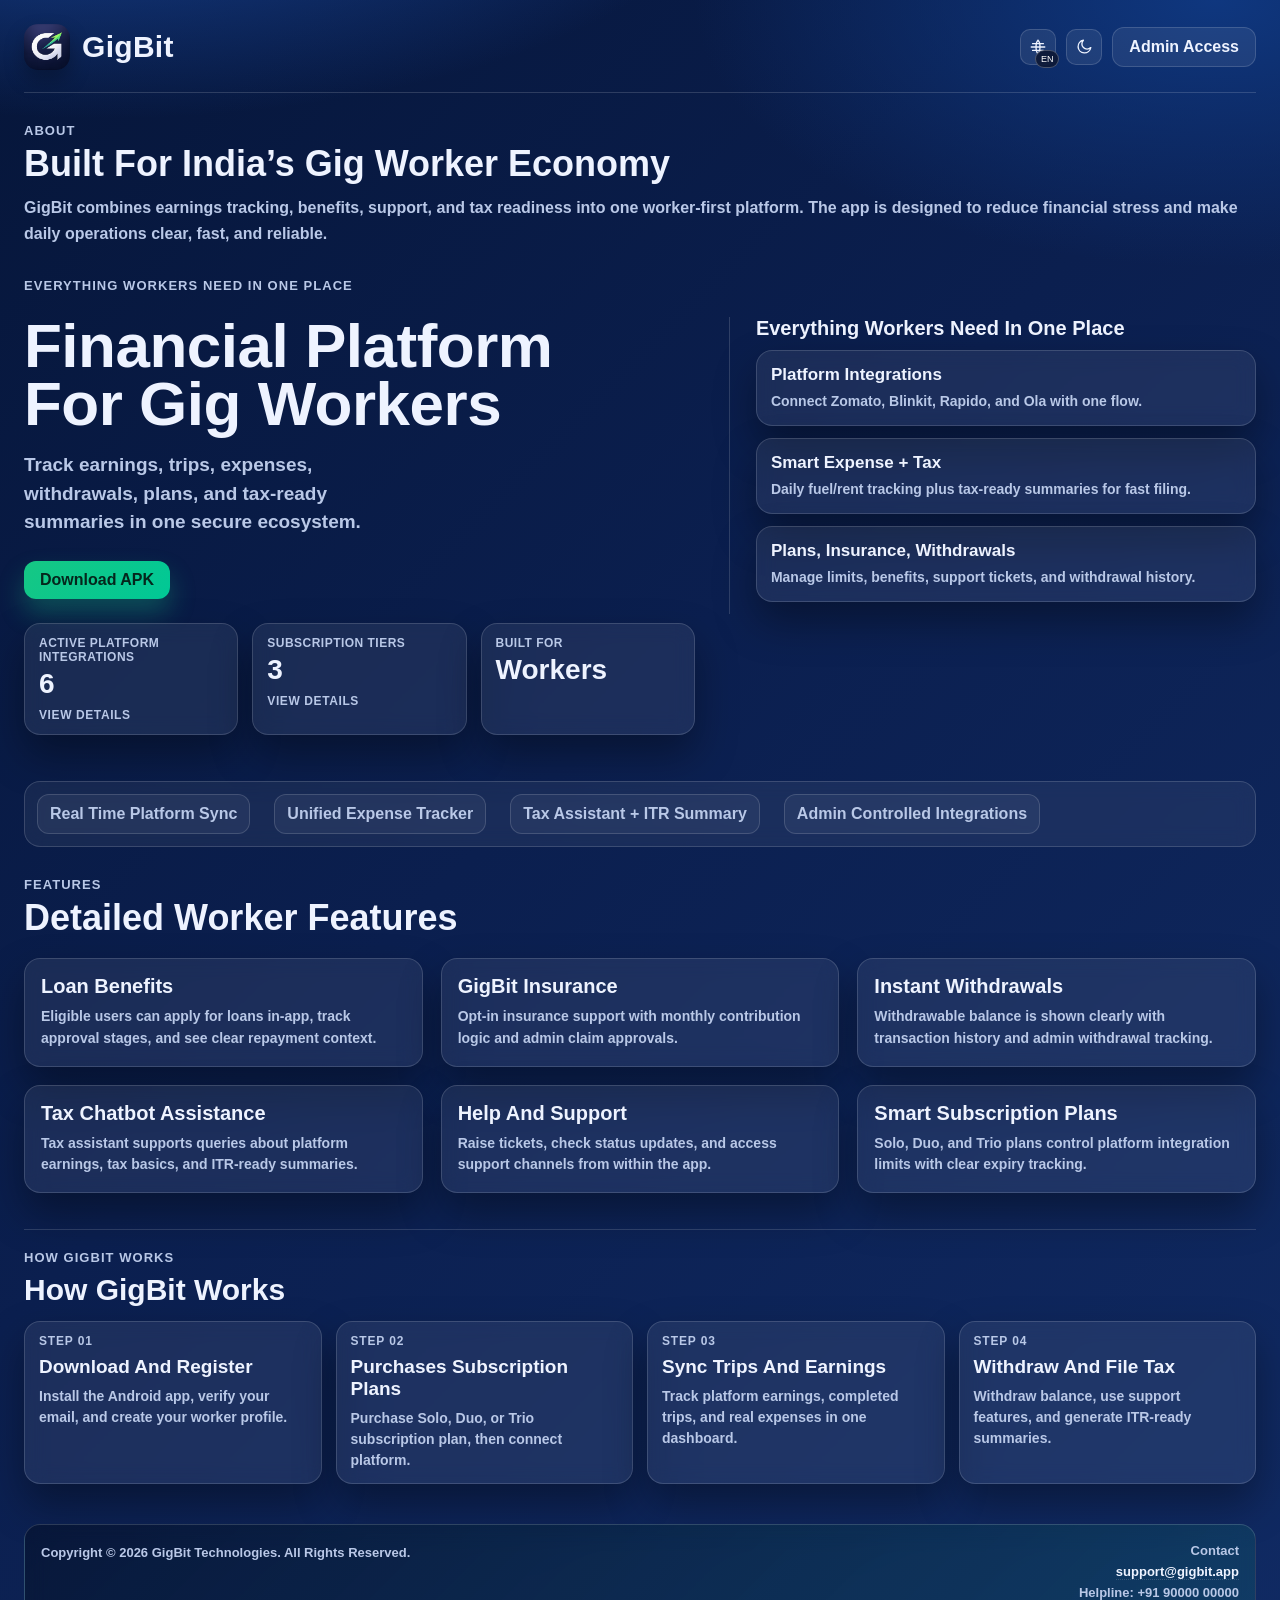
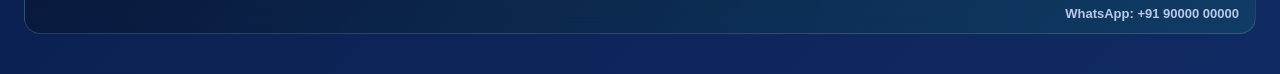
<file: web/frontend/landing.html>
<!doctype html>
<html lang="en">
<head>
  <meta charset="UTF-8" />
  <meta name="viewport" content="width=device-width, initial-scale=1.0" />
  <meta name="gigbit-api-base" content="https://gigbit-api-production.up.railway.app" />
  <title>GigBit - Financial Platform For Gig Workers</title>
  <style>
    :root {
      --bg: #06163a;
      --bg2: #0b1f4f;
      --bg3: #102a63;
      --card: rgba(20, 43, 95, 0.82);
      --text: #eef3ff;
      --muted: #b9c8e7;
      --accent: #16c784;
      --accent2: #00c896;
      --line: rgba(255, 255, 255, 0.15);
      --shadow: 0 20px 40px rgba(0, 0, 0, 0.35);
    }
    body.light {
      --bg: #f8fafc;
      --bg2: #eef4ff;
      --bg3: #dde9ff;
      --card: rgba(255, 255, 255, 0.94);
      --text: #0f172a;
      --muted: #475569;
      --line: rgba(30, 58, 138, 0.14);
      --shadow: 0 16px 30px rgba(15, 23, 42, 0.11);
    }
    * { box-sizing: border-box; }
    body {
      margin: 0;
      min-height: 100vh;
      font-family: Inter, Segoe UI, Arial, sans-serif;
      color: var(--text);
      overflow-x: hidden;
      background:
        radial-gradient(1200px 520px at 8% -10%, #1a4aa3 0%, transparent 55%),
        radial-gradient(900px 460px at 95% 0%, #0f377f 0%, transparent 58%),
        linear-gradient(135deg, var(--bg), var(--bg2) 45%, var(--bg3));
    }
    .wrap { max-width: 1620px; margin: 0 auto; padding: 24px 24px 40px; }
    .nav {
      display: flex;
      justify-content: space-between;
      align-items: center;
      gap: 16px;
      padding-bottom: 22px;
      border-bottom: 1px solid var(--line);
    }
    .brand {
      display: inline-flex;
      align-items: center;
      gap: 12px;
      font-size: 30px;
      font-weight: 900;
      letter-spacing: .3px;
      white-space: nowrap;
    }
    .brand img {
      width: 46px;
      height: 46px;
      border-radius: 14px;
      box-shadow: 0 10px 20px rgba(0, 0, 0, .25);
    }
    .right { display: flex; align-items: center; gap: 10px; flex-wrap: wrap; }
    .action-icon-btn {
      width: 36px;
      height: 36px;
      border-radius: 10px;
      border: 1px solid var(--line);
      background: rgba(255,255,255,.08);
      color: var(--text);
      display: inline-flex;
      align-items: center;
      justify-content: center;
      cursor: pointer;
      font-size: 0;
      line-height: 1;
      position: relative;
    }
    .action-icon-btn svg {
      width: 18px;
      height: 18px;
      pointer-events: none;
    }
    #langBtn::after {
      content: attr(data-lang);
      position: absolute;
      right: -4px;
      bottom: -4px;
      min-width: 16px;
      height: 16px;
      border-radius: 999px;
      border: 1px solid rgba(255,255,255,.25);
      background: rgba(14, 26, 56, .94);
      color: #fff;
      font-size: 9px;
      display: inline-flex;
      align-items: center;
      justify-content: center;
      padding: 0 3px;
      letter-spacing: .02em;
    }
    body.light #langBtn::after {
      background: #0f172a;
      color: #fff;
      border-color: rgba(15,23,42,.25);
    }
    .btn {
      border: 1px solid var(--line);
      background: rgba(255,255,255,0.07);
      color: var(--text);
      text-decoration: none;
      border-radius: 12px;
      padding: 10px 16px;
      display: inline-flex;
      align-items: center;
      gap: 9px;
      font-weight: 800;
      transition: transform .2s ease, filter .2s ease;
    }
    .btn:hover { transform: translateY(-1px); filter: brightness(1.06); }
    .btn.primary {
      border: 0;
      background: linear-gradient(135deg, var(--accent), var(--accent2));
      color: #05261c;
      box-shadow: 0 14px 26px rgba(22, 199, 132, .3);
    }
    .glass-card {
      border: 1px solid var(--line);
      border-radius: 16px;
      background: rgba(255, 255, 255, 0.07);
      backdrop-filter: blur(10px);
      box-shadow: var(--shadow);
    }
    .section-block { margin-top: 30px; }
    .section-kicker {
      margin: 0 0 8px;
      color: var(--muted);
      font-size: 13px;
      font-weight: 800;
      letter-spacing: .08em;
      text-transform: uppercase;
    }
    .section-heading {
      margin: 0 0 12px;
      font-size: clamp(24px, 3.7vw, 36px);
      font-weight: 900;
      line-height: 1.02;
    }
    .section-desc {
      margin: 0;
      color: var(--muted);
      font-size: 16px;
      line-height: 1.65;
      font-weight: 600;
      max-width: 66ch;
    }
    #aboutD { max-width: none; }
    .hero {
      display: grid;
      grid-template-columns: 1.12fr .88fr;
      gap: 34px;
      padding: 16px 0 22px;
      align-items: start;
    }
    .headline {
      margin: 0;
      font-size: clamp(40px, 6vw, 62px);
      line-height: .94;
      font-weight: 900;
      letter-spacing: -.5px;
    }
    .sub {
      margin: 18px 0 24px;
      color: var(--muted);
      font-size: 19px;
      line-height: 1.5;
      font-weight: 600;
      max-width: 34ch;
    }
    .actions { display: flex; gap: 12px; flex-wrap: wrap; margin-bottom: 24px; }
    .stats {
      display: grid;
      grid-template-columns: repeat(3, minmax(0, 1fr));
      gap: 14px;
    }
    .stat { padding: 12px 14px; min-height: 74px; }
    .stat .k { color: var(--muted); font-size: 12px; font-weight: 800; text-transform: uppercase; letter-spacing: .04em; }
    .stat .v { margin-top: 4px; font-size: 28px; font-weight: 900; }
    .details-grid {
      display: grid;
      grid-template-columns: repeat(2, minmax(0, 1fr));
      gap: 12px;
    }
    .detail-card {
      border: 1px solid var(--line);
      border-radius: 12px;
      padding: 12px;
      background: rgba(255,255,255,.06);
      display: flex;
      align-items: center;
      gap: 10px;
    }
    .detail-card img {
      width: 38px;
      height: 38px;
      border-radius: 10px;
      object-fit: contain;
      border: 0;
      background: none;
      padding: 0;
    }
    .detail-card img.ola-light-bg {
      background: #fff !important;
      padding: 2px;
    }
    .detail-card b {
      display: block;
      font-size: 13px;
      font-weight: 900;
    }
    .detail-card span {
      color: var(--muted);
      font-size: 12px;
      font-weight: 700;
    }
    .expand-panel { display: none; }
    .popup-trigger { cursor: pointer; }
    .popup-hint {
      margin-top: 8px;
      font-size: 12px;
      color: var(--muted);
      font-weight: 700;
      text-transform: uppercase;
      letter-spacing: .05em;
    }
    .info-overlay {
      position: fixed;
      inset: 0;
      display: flex;
      align-items: center;
      justify-content: center;
      background: rgba(3, 10, 28, 0.62);
      backdrop-filter: blur(5px);
      z-index: 60;
      padding: 18px;
      opacity: 0;
      visibility: hidden;
      pointer-events: none;
      transition: opacity 260ms cubic-bezier(.22,.61,.36,1), visibility 0s linear 260ms;
    }
    .info-overlay.show {
      opacity: 1;
      visibility: visible;
      pointer-events: auto;
      transition: opacity 260ms cubic-bezier(.22,.61,.36,1), visibility 0s linear 0s;
    }
    .info-modal {
      width: min(520px, 100%);
      border: 1px solid var(--line);
      border-radius: 18px;
      background: var(--card);
      box-shadow: var(--shadow);
      padding: 16px;
      position: relative;
      opacity: 1;
      transform: translateY(0) scale(1);
      transition: opacity 260ms cubic-bezier(.22,.61,.36,1), transform 260ms cubic-bezier(.22,.61,.36,1);
    }
    .info-overlay:not(.show) .info-modal {
      opacity: 0;
      transform: translateY(10px) scale(.98);
    }
    .info-close {
      position: absolute;
      top: 10px;
      right: 10px;
      width: 34px;
      height: 34px;
      border-radius: 999px;
      border: 1px solid var(--line);
      color: var(--text);
      background: rgba(255,255,255,.08);
      cursor: pointer;
      font-size: 18px;
      line-height: 1;
    }
    .info-modal h3 {
      margin: 0 0 10px;
      font-size: 22px;
      font-weight: 900;
    }
    .hero-right { border-left: 1px solid var(--line); padding-left: 26px; }
    .list-title { font-size: 20px; font-weight: 900; margin: 0 0 10px; }
    .line-item { padding: 14px; margin-bottom: 12px; }
    .line-item b { display: block; font-size: 17px; margin-bottom: 6px; }
    .line-item span { color: var(--muted); font-size: 14px; line-height: 1.45; font-weight: 600; }
    .full-cta { margin-top: 14px; width: 100%; justify-content: center; }
    .band {
      margin-top: 24px;
      border: 1px solid var(--line);
      border-radius: 16px;
      padding: 12px;
      display: flex;
      flex-wrap: wrap;
      gap: 10px 24px;
      align-items: center;
      font-weight: 700;
      color: var(--muted);
      background: rgba(255,255,255,.06);
      backdrop-filter: blur(10px);
    }
    .band span {
      padding: 10px 12px;
      border: 1px solid var(--line);
      border-radius: 12px;
      background: rgba(255,255,255,.05);
    }
    .features {
      margin-top: 22px;
      display: grid;
      grid-template-columns: repeat(3, minmax(0, 1fr));
      gap: 18px;
    }
    .feature { padding: 16px; }
    .feature h3 { margin: 0 0 8px; font-size: 20px; font-weight: 900; }
    .feature p { margin: 0; color: var(--muted); font-size: 14px; line-height: 1.55; font-weight: 600; }
    .timeline {
      margin-top: 36px;
      border-top: 1px solid var(--line);
      padding-top: 20px;
    }
    .timeline h2 { margin: 0 0 14px; font-size: 30px; font-weight: 900; }
    .steps {
      display: grid;
      grid-template-columns: repeat(4, minmax(0, 1fr));
      gap: 14px;
    }
    .step { padding: 12px 14px; min-height: 142px; }
    .step .n {
      font-size: 12px;
      color: var(--muted);
      font-weight: 800;
      letter-spacing: .07em;
      text-transform: uppercase;
    }
    .step h4 { margin: 8px 0 8px; font-size: 19px; font-weight: 900; }
    .step p { margin: 0; color: var(--muted); font-size: 14px; line-height: 1.5; font-weight: 600; }
    .footer {
      margin-top: 40px;
      display: flex;
      justify-content: space-between;
      align-items: flex-start;
      gap: 16px;
      flex-wrap: wrap;
      background: linear-gradient(135deg, rgba(0,0,0,.28), rgba(22,199,132,.12));
      border: 1px solid var(--line);
      border-radius: 16px;
      padding: 18px 16px 12px;
      backdrop-filter: blur(10px);
    }
    .footer .left {
      color: var(--muted);
      font-size: 13px;
      font-weight: 600;
      line-height: 1.6;
    }
    .footer .right {
      display: flex;
      flex-direction: column;
      gap: 6px;
      color: var(--muted);
      font-size: 13px;
      font-weight: 600;
      align-items: flex-end;
    }
    .footer a {
      color: var(--text);
      text-decoration: none;
      border-bottom: 1px dotted var(--line);
    }
    @media (max-width: 1080px) {
      .hero { grid-template-columns: 1fr; gap: 20px; }
      .hero-right { border-left: 0; border-top: 1px solid var(--line); padding-left: 0; padding-top: 14px; }
      .stats, .features, .steps { grid-template-columns: 1fr; }
      .brand { font-size: 26px; }
      .brand img { width: 42px; height: 42px; }
      .sub { font-size: 16px; }
      .footer .right { align-items: flex-start; }
    }
    @media (max-width: 760px) {
      .wrap { padding: 14px 12px 24px; }
      .nav { align-items: center; flex-direction: row; justify-content: space-between; gap: 6px; }
      .right { width: auto; justify-content: flex-end; gap: 6px; flex-wrap: nowrap; }
      .headline { font-size: clamp(30px, 11vw, 44px); line-height: 1.02; }
      .sub { max-width: none; margin-top: 12px; }
      .actions .btn { width: 100%; justify-content: center; }
      .details-grid { grid-template-columns: 1fr; }
      .band { gap: 8px; }
      .band span { width: 100%; text-align: center; }
      .timeline h2 { font-size: 24px; }
      .step { min-height: 0; }
    }
    @media (max-width: 460px) {
      .brand { font-size: 18px; gap: 6px; }
      .brand img { width: 26px; height: 26px; border-radius: 8px; }
      .action-icon-btn { width: 30px; height: 30px; border-radius: 8px; }
      .right .btn {
        padding: 7px 10px;
        font-size: 12px;
        border-radius: 9px;
        white-space: nowrap;
      }
      .section-heading { line-height: 1.1; }
      .section-desc { font-size: 14px; }
      .feature h3 { font-size: 18px; }
    }
    @media (max-width: 380px) {
      .brand { font-size: 16px; }
      .brand img { width: 24px; height: 24px; }
      .action-icon-btn { width: 28px; height: 28px; }
      .right { gap: 4px; }
      .right .btn {
        padding: 6px 8px;
        font-size: 11px;
      }
    }
  </style>
</head>
<body>
  <div class="wrap">
    <header class="nav">
      <div class="brand">
        <img src="./assets/branding/app_icon.png" alt="GigBit Logo" />
        <span>GigBit</span>
      </div>
      <div class="right">
        <button class="action-icon-btn" id="langBtn" data-lang="EN" aria-label="Language">
          <svg viewBox="0 0 24 24" fill="none" aria-hidden="true">
            <path d="M3 12H21M12 3C8.5 6.2 8.5 17.8 12 21M12 3C15.5 6.2 15.5 17.8 12 21M4.8 7.5H19.2M4.8 16.5H19.2" stroke="currentColor" stroke-width="1.8" stroke-linecap="round" stroke-linejoin="round"/>
          </svg>
        </button>
        <button class="action-icon-btn" id="themeBtn" aria-label="Theme">
          <svg viewBox="0 0 24 24" fill="none" aria-hidden="true">
            <path d="M21 12.8A8.5 8.5 0 1 1 11.2 3A6.8 6.8 0 0 0 21 12.8Z" stroke="currentColor" stroke-width="1.8" stroke-linecap="round" stroke-linejoin="round"/>
          </svg>
        </button>
        <a class="btn" href="admin.html" id="adminBtn">Admin Access</a>
      </div>
    </header>

    <section class="section-block">
      <p class="section-kicker" id="aboutK">About</p>
      <h2 class="section-heading" id="aboutT">Built For India’s Gig Worker Economy</h2>
      <p class="section-desc" id="aboutD">GigBit combines earnings tracking, benefits, support, and tax readiness into one worker-first platform. The app is designed to reduce financial stress and make daily operations clear, fast, and reliable.</p>
    </section>

    <section class="section-block">
      <p class="section-kicker" id="everythingK">Everything Workers Need In One Place</p>
    </section>

    <section class="hero">
      <div>
        <h1 class="headline" id="title">Financial Platform<br>For Gig Workers</h1>
        <p class="sub" id="lead">Track earnings, trips, expenses, withdrawals, plans, and tax-ready summaries in one secure ecosystem.</p>
        <div class="actions">
          <a class="btn primary" href="https://github.com/GigBitVerify/GigBit/raw/main/app/releases/GigBit.apk" download="GigBit.apk" id="apkBtn">Download APK</a>
        </div>
        <div class="stats">
          <div class="stat glass-card popup-trigger" data-popup-title="Active Platform Integrations">
            <div class="k" id="s1">Active Platform Integrations</div>
            <div class="v" id="s1v">6</div>
            <div class="popup-hint" id="viewDetails1">View Details</div>
            <div class="expand-panel">
              <div class="details-grid" id="platformDetailsGrid">
                <div class="detail-card"><img src="./assets/platforms/zomato.png" alt="Zomato" /><div><b id="p1">Zomato</b><span>Platform</span></div></div>
                <div class="detail-card"><img src="./assets/platforms/blinkit.png" alt="Blinkit" /><div><b id="p3">Blinkit</b><span>Platform</span></div></div>
                <div class="detail-card"><img src="./assets/platforms/rapido.png" alt="Rapido" /><div><b id="p4">Rapido</b><span>Platform</span></div></div>
                <div class="detail-card"><img class="ola-light-bg" src="./assets/platforms/ola.png" alt="Ola" /><div><b id="p6">Ola</b><span>Platform</span></div></div>
              </div>
            </div>
          </div>
          <div class="stat glass-card popup-trigger" data-popup-title="Subscription Tiers">
            <div class="k" id="s2">Subscription Tiers</div>
            <div class="v">3</div>
            <div class="popup-hint" id="viewDetails2">View Details</div>
            <div class="expand-panel">
              <div class="details-grid">
                <div class="detail-card"><div><b id="plan1">Solo</b><span id="plan1d">Rs 25 / Month • Up To 1 Platform</span></div></div>
                <div class="detail-card"><div><b id="plan2">Duo</b><span id="plan2d">Rs 50 / Month • Up To 2 Platforms</span></div></div>
                <div class="detail-card"><div><b id="plan3">Trio</b><span id="plan3d">Rs 75 / Month • Up To 3 Platforms</span></div></div>
              </div>
            </div>
          </div>
          <div class="stat glass-card"><div class="k" id="s3">Built For</div><div class="v" id="s3v">Workers</div></div>
        </div>
      </div>
      <aside class="hero-right">
        <h2 class="list-title" id="rTitle">Everything Workers Need In One Place</h2>
        <div class="line-item glass-card"><b id="r1t">Platform Integrations</b><span id="r1d">Connect Zomato, Blinkit, Rapido, and Ola with one flow.</span></div>
        <div class="line-item glass-card"><b id="r2t">Smart Expense + Tax</b><span id="r2d">Daily fuel/rent tracking plus tax-ready summaries for fast filing.</span></div>
        <div class="line-item glass-card"><b id="r3t">Plans, Insurance, Withdrawals</b><span id="r3d">Manage limits, benefits, support tickets, and withdrawal history.</span></div>
      </aside>
    </section>

    <div class="band">
      <span id="b1">Real Time Platform Sync</span>
      <span id="b2">Unified Expense Tracker</span>
      <span id="b3">Tax Assistant + ITR Summary</span>
      <span id="b4">Admin Controlled Integrations</span>
    </div>

    <section class="section-block">
      <p class="section-kicker" id="featuresK">Features</p>
      <h2 class="section-heading" id="featuresT">Detailed Worker Features</h2>
    </section>

    <section class="features">
      <div class="feature glass-card">
        <h3 id="f1t">Loan Benefits</h3>
        <p id="f1d">Eligible users can apply for loans in-app, track approval stages, and see clear repayment context.</p>
      </div>
      <div class="feature glass-card">
        <h3 id="f2t">GigBit Insurance</h3>
        <p id="f2d">Opt-in insurance support with monthly contribution logic and admin claim approvals.</p>
      </div>
      <div class="feature glass-card">
        <h3 id="f3t">Instant Withdrawals</h3>
        <p id="f3d">Withdrawable balance is shown clearly with transaction history and admin withdrawal tracking.</p>
      </div>
      <div class="feature glass-card">
        <h3 id="f4t">Tax Chatbot Assistance</h3>
        <p id="f4d">Tax assistant supports queries about platform earnings, tax basics, and ITR-ready summaries.</p>
      </div>
      <div class="feature glass-card">
        <h3 id="f5t">Help And Support</h3>
        <p id="f5d">Raise tickets, check status updates, and access support channels from within the app.</p>
      </div>
      <div class="feature glass-card">
        <h3 id="f6t">Smart Subscription Plans</h3>
        <p id="f6d">Solo, Duo, and Trio plans control platform integration limits with clear expiry tracking.</p>
      </div>
    </section>

    <section class="timeline">
      <p class="section-kicker" id="howK">How GigBit Works</p>
      <h2 id="wTitle">How GigBit Works</h2>
      <div class="steps">
        <article class="step glass-card">
          <div class="n">Step 01</div>
          <h4 id="w1t">Download And Register</h4>
          <p id="w1d">Install the Android app, verify your email, and create your worker profile.</p>
        </article>
        <article class="step glass-card">
          <div class="n">Step 02</div>
          <h4 id="w2t">Purchases Subscription Plans</h4>
          <p id="w2d">Purchase Solo, Duo, or Trio subscription plan, then connect platform.</p>
        </article>
        <article class="step glass-card">
          <div class="n">Step 03</div>
          <h4 id="w3t">Sync Trips And Earnings</h4>
          <p id="w3d">Track platform earnings, completed trips, and real expenses in one dashboard.</p>
        </article>
        <article class="step glass-card">
          <div class="n">Step 04</div>
          <h4 id="w4t">Withdraw And File Tax</h4>
          <p id="w4d">Withdraw balance, use support features, and generate ITR-ready summaries.</p>
        </article>
      </div>
    </section>

    <footer class="footer">
      <div class="left" id="copyrightTxt">Copyright © 2026 GigBit Technologies. All Rights Reserved.</div>
      <div class="right">
        <div id="contactTitle">Contact</div>
        <div><a href="mailto:support@gigbit.app" id="contactEmail">support@gigbit.app</a></div>
        <div id="contactPhone">Helpline: +91 90000 00000</div>
        <div id="contactWhatsApp">WhatsApp: +91 90000 00000</div>
      </div>
    </footer>
  </div>
  <div class="info-overlay" id="infoOverlay">
    <div class="info-modal">
      <button class="info-close" id="infoClose" aria-label="Close">x</button>
      <h3 id="infoTitle">Details</h3>
      <div id="infoBody"></div>
    </div>
  </div>

  <script>
    const dict = {
      en: {
        aboutK: "About",
        aboutT: "Built For India’s Gig Worker Economy",
        aboutD: "GigBit combines earnings tracking, benefits, support, and tax readiness into one worker-first platform. The app is designed to reduce financial stress and make daily operations clear, fast, and reliable.",
        everythingK: "Everything Workers Need In One Place",
        title: "Financial Platform<br>For Gig Workers",
        lead: "Track earnings, trips, expenses, withdrawals, plans, and tax-ready summaries in one secure ecosystem.",
        adminBtn: "Admin Access",
        apkBtn: "Download APK",
        apkBtnAlt: "Download For iOS",
        apkBtn2: "Get Latest Android APK",
        s1: "Active Platform Integrations",
        s2: "Subscription Tiers",
        s3: "Built For",
        s3v: "Workers",
        p1: "Zomato",
        p3: "Blinkit",
        p4: "Rapido",
        p6: "Ola",
        plan1: "Solo",
        plan2: "Duo",
        plan3: "Trio",
        plan1d: "Rs 25 / Month • Up To 1 Platform",
        plan2d: "Rs 50 / Month • Up To 2 Platforms",
        plan3d: "Rs 75 / Month • Up To 3 Platforms",
        viewDetails1: "View Details",
        viewDetails2: "View Details",
        rTitle: "Everything Workers Need In One Place",
        r1t: "Platform Integrations",
        r1d: "Connect Zomato, Blinkit, Rapido, and Ola with one flow.",
        r2t: "Smart Expense + Tax",
        r2d: "Daily fuel/rent tracking plus tax-ready summaries for fast filing.",
        r3t: "Plans, Insurance, Withdrawals",
        r3d: "Manage limits, benefits, support tickets, and withdrawal history.",
        b1: "Real Time Platform Sync",
        b2: "Unified Expense Tracker",
        b3: "Tax Assistant + ITR Summary",
        b4: "Admin Controlled Integrations",
        featuresK: "Features",
        featuresT: "Detailed Worker Features",
        f1t: "Loan Benefits",
        f1d: "Eligible users can apply for loans in-app, track approval stages, and see clear repayment context.",
        f2t: "GigBit Insurance",
        f2d: "Opt-in insurance support with monthly contribution logic and admin claim approvals.",
        f3t: "Instant Withdrawals",
        f3d: "Withdrawable balance is shown clearly with transaction history and admin withdrawal tracking.",
        f4t: "Tax Chatbot Assistance",
        f4d: "Tax assistant supports queries about platform earnings, tax basics, and ITR-ready summaries.",
        f5t: "Help And Support",
        f5d: "Raise tickets, check status updates, and access support channels from within the app.",
        f6t: "Smart Subscription Plans",
        f6d: "Solo, Duo, and Trio plans control platform integration limits with clear expiry tracking.",
        howK: "How GigBit Works",
        wTitle: "How GigBit Works",
        w1t: "Download And Register",
        w1d: "Install the Android app, verify your email, and create your worker profile.",
        w2t: "Purchases Subscription Plans",
        w2d: "Purchase Solo, Duo, or Trio subscription plan, then connect platform.",
        w3t: "Sync Trips And Earnings",
        w3d: "Track platform earnings, completed trips, and real expenses in one dashboard.",
        w4t: "Withdraw And File Tax",
        w4d: "Withdraw balance, use support features, and generate ITR-ready summaries.",
        copyrightTxt: "Copyright © 2026 GigBit Technologies. All Rights Reserved.",
        contactTitle: "Contact",
        contactEmail: "support@gigbit.app",
        contactPhone: "Helpline: +91 90000 00000",
        contactWhatsApp: "WhatsApp: +91 90000 00000"
      },
      hi: {},
      mr: {}
    };

    dict.hi = { ...dict.en, adminBtn: "एडमिन एक्सेस", apkBtn: "APK डाउनलोड", apkBtnAlt: "iOS के लिए डाउनलोड", apkBtn2: "नवीनतम Android APK", contactTitle: "संपर्क" };
    dict.mr = { ...dict.en, adminBtn: "अ‍ॅडमिन ऍक्सेस", apkBtn: "APK डाउनलोड", apkBtnAlt: "iOS साठी डाउनलोड", apkBtn2: "लेटेस्ट Android APK", contactTitle: "संपर्क" };

    const langBtn = document.getElementById("langBtn");
    const themeBtn = document.getElementById("themeBtn");
    const adminBtn = document.getElementById("adminBtn");
    const infoOverlay = document.getElementById("infoOverlay");
    const infoTitle = document.getElementById("infoTitle");
    const infoBody = document.getElementById("infoBody");
    const infoClose = document.getElementById("infoClose");
    let lang = localStorage.getItem("gigbit_web_lang") || "en";
    let theme = localStorage.getItem("gigbit_web_theme") || "dark";
    let platformCatalogTimer = null;
    let platformCatalogSource = null;

    function resolveApiBase() {
      const fromAdmin = (localStorage.getItem("gigbit_admin_api_base") || "").trim();
      if (/^https?:\/\/[^ ]+/i.test(fromAdmin)) return fromAdmin.replace(/\/+$/, "");
      const fromWindow = String(window.GIGBIT_API_BASE || "").trim();
      if (/^https?:\/\/[^ ]+/i.test(fromWindow)) return fromWindow.replace(/\/+$/, "");
      const fromMeta = (document.querySelector('meta[name="gigbit-api-base"]')?.getAttribute("content") || "").trim();
      if (/^https?:\/\/[^ ]+/i.test(fromMeta)) return fromMeta.replace(/\/+$/, "");
      if (location.protocol.startsWith("http")) {
        return `${location.protocol}//${location.hostname}:4000`;
      }
      return "http://127.0.0.1:4000";
    }

    async function hasValidAdminSession() {
      const token = (localStorage.getItem("gigbit_admin_token") || "").trim();
      if (!token) return false;
      try {
        const res = await fetch(`${resolveApiBase()}/admin/activity-logs?limit=1`, {
          headers: { Authorization: `Bearer ${token}` },
          cache: "no-store",
        });
        if (res.ok) return true;
      } catch (_) {}
      return false;
    }

    function fallbackLogoBySlug(slug) {
      const key = String(slug || "").toLowerCase();
      const map = {
        zomato: "./assets/platforms/zomato.png",
        blinkit: "./assets/platforms/blinkit.png",
        rapido: "./assets/platforms/rapido.png",
        ola: "./assets/platforms/ola.png"
      };
      return map[key] || "";
    }

    async function refreshPlatformCatalog() {
      const apiBase = resolveApiBase();
      try {
        const res = await fetch(`${apiBase}/platforms/catalog`, { cache: "no-store" });
        if (!res.ok) return;
        const data = await res.json();
        const items = Array.isArray(data.items) ? data.items : [];
        const s1v = document.getElementById("s1v");
        if (s1v) s1v.textContent = String(items.length);

        const detailsGrid = document.getElementById("platformDetailsGrid");
        if (detailsGrid) {
          detailsGrid.innerHTML = items.map((item) => {
            const slug = String(item.slug || "").toLowerCase();
            const name = String(item.name || slug || "Platform");
            const logo = String(item.logo_url || "").trim() || fallbackLogoBySlug(slug);
            const lowerName = name.trim().toLowerCase();
            const needsLightBg = slug === "ola" || lowerName.includes("ola");
            const escapedName = name.replace(/</g, "&lt;");
            const escapedLogo = logo.replace(/"/g, "&quot;");
            return `<div class="detail-card">
              <img class="${needsLightBg ? "ola-light-bg" : ""}" src="${escapedLogo}" alt="${escapedName}" onerror="this.style.display='none'" />
              <div><b>${escapedName}</b><span>Platform</span></div>
            </div>`;
          }).join("") || `<div class="detail-card"><div><b>No Active Platform</b><span>Platform</span></div></div>`;
        }

        const r1d = document.getElementById("r1d");
        if (r1d) {
          const names = items.map((x) => String(x.name || "").trim()).filter(Boolean);
          if (names.length > 0) {
            r1d.textContent = `Connect ${names.join(", ")} with one flow.`;
          } else {
            r1d.textContent = "No platforms are active right now. Admin can enable them anytime.";
          }
        }
      } catch (_) {
        // keep landing usable if API is offline
      }
    }

    function startPlatformCatalogStream() {
      if (!("EventSource" in window)) {
        if (platformCatalogTimer) clearInterval(platformCatalogTimer);
        platformCatalogTimer = setInterval(refreshPlatformCatalog, 5000);
        return;
      }
      if (platformCatalogSource) {
        try { platformCatalogSource.close(); } catch (_) {}
      }
      const apiBase = resolveApiBase();
      platformCatalogSource = new EventSource(`${apiBase}/platforms/catalog/stream`);
      platformCatalogSource.addEventListener("platform_catalog", () => {
        refreshPlatformCatalog();
      });
      platformCatalogSource.onmessage = () => {
        refreshPlatformCatalog();
      };
      platformCatalogSource.onerror = () => {
        if (platformCatalogTimer) clearInterval(platformCatalogTimer);
        platformCatalogTimer = setInterval(refreshPlatformCatalog, 5000);
      };
    }

    function setTheme(next) {
      theme = next;
      document.body.classList.toggle("light", theme === "light");
      themeBtn.innerHTML = theme === "light"
        ? `<svg viewBox="0 0 24 24" fill="none" aria-hidden="true">
            <circle cx="12" cy="12" r="4" stroke="currentColor" stroke-width="1.8"/>
            <path d="M12 2.8V5.2M12 18.8V21.2M21.2 12H18.8M5.2 12H2.8M18.4 5.6L16.7 7.3M7.3 16.7L5.6 18.4M18.4 18.4L16.7 16.7M7.3 7.3L5.6 5.6" stroke="currentColor" stroke-width="1.8" stroke-linecap="round"/>
          </svg>`
        : `<svg viewBox="0 0 24 24" fill="none" aria-hidden="true">
            <path d="M21 12.8A8.5 8.5 0 1 1 11.2 3A6.8 6.8 0 0 0 21 12.8Z" stroke="currentColor" stroke-width="1.8" stroke-linecap="round" stroke-linejoin="round"/>
          </svg>`;
      localStorage.setItem("gigbit_web_theme", theme);
    }

    function setLang(next) {
      lang = next;
      const orderLabel = { en: "EN", hi: "हि", mr: "मर" };
      langBtn.setAttribute("data-lang", orderLabel[lang] || "EN");
      localStorage.setItem("gigbit_web_lang", lang);
      const d = dict[lang] || dict.en;
      Object.keys(d).forEach((k) => {
        const el = document.getElementById(k);
        if (!el) return;
        if (k === "title") el.innerHTML = d[k];
        else el.textContent = d[k];
      });
    }

    langBtn.addEventListener("click", () => {
      const order = ["en", "hi", "mr"];
      setLang(order[(order.indexOf(lang) + 1) % order.length]);
    });
    themeBtn.addEventListener("click", () => setTheme(theme === "dark" ? "light" : "dark"));
    if (adminBtn) {
      adminBtn.addEventListener("click", (e) => {
        e.preventDefault();
        localStorage.setItem("gigbit_admin_gate_ts", String(Date.now()));
        window.location.href = "admin.html";
      });
    }
    infoClose.addEventListener("click", () => infoOverlay.classList.remove("show"));
    infoOverlay.addEventListener("click", (e) => {
      if (e.target === infoOverlay) infoOverlay.classList.remove("show");
    });
    document.querySelectorAll(".popup-trigger").forEach((el) => {
      el.addEventListener("click", () => {
        const panel = el.querySelector(".expand-panel");
        if (!panel) return;
        infoTitle.textContent = el.getAttribute("data-popup-title") || "Details";
        infoBody.innerHTML = panel.innerHTML;
        infoOverlay.classList.add("show");
      });
    });

    setTheme(theme);
    setLang(lang);
    refreshPlatformCatalog();
    hasValidAdminSession().then((ok) => {
      if (ok) window.location.replace("admin.html");
    });
    window.addEventListener("storage", (e) => {
      if (e.key === "gigbit_platform_catalog_version") {
        refreshPlatformCatalog();
      }
    });
    if (platformCatalogTimer) clearInterval(platformCatalogTimer);
    startPlatformCatalogStream();
  </script>
</body>
</html>
</file>
